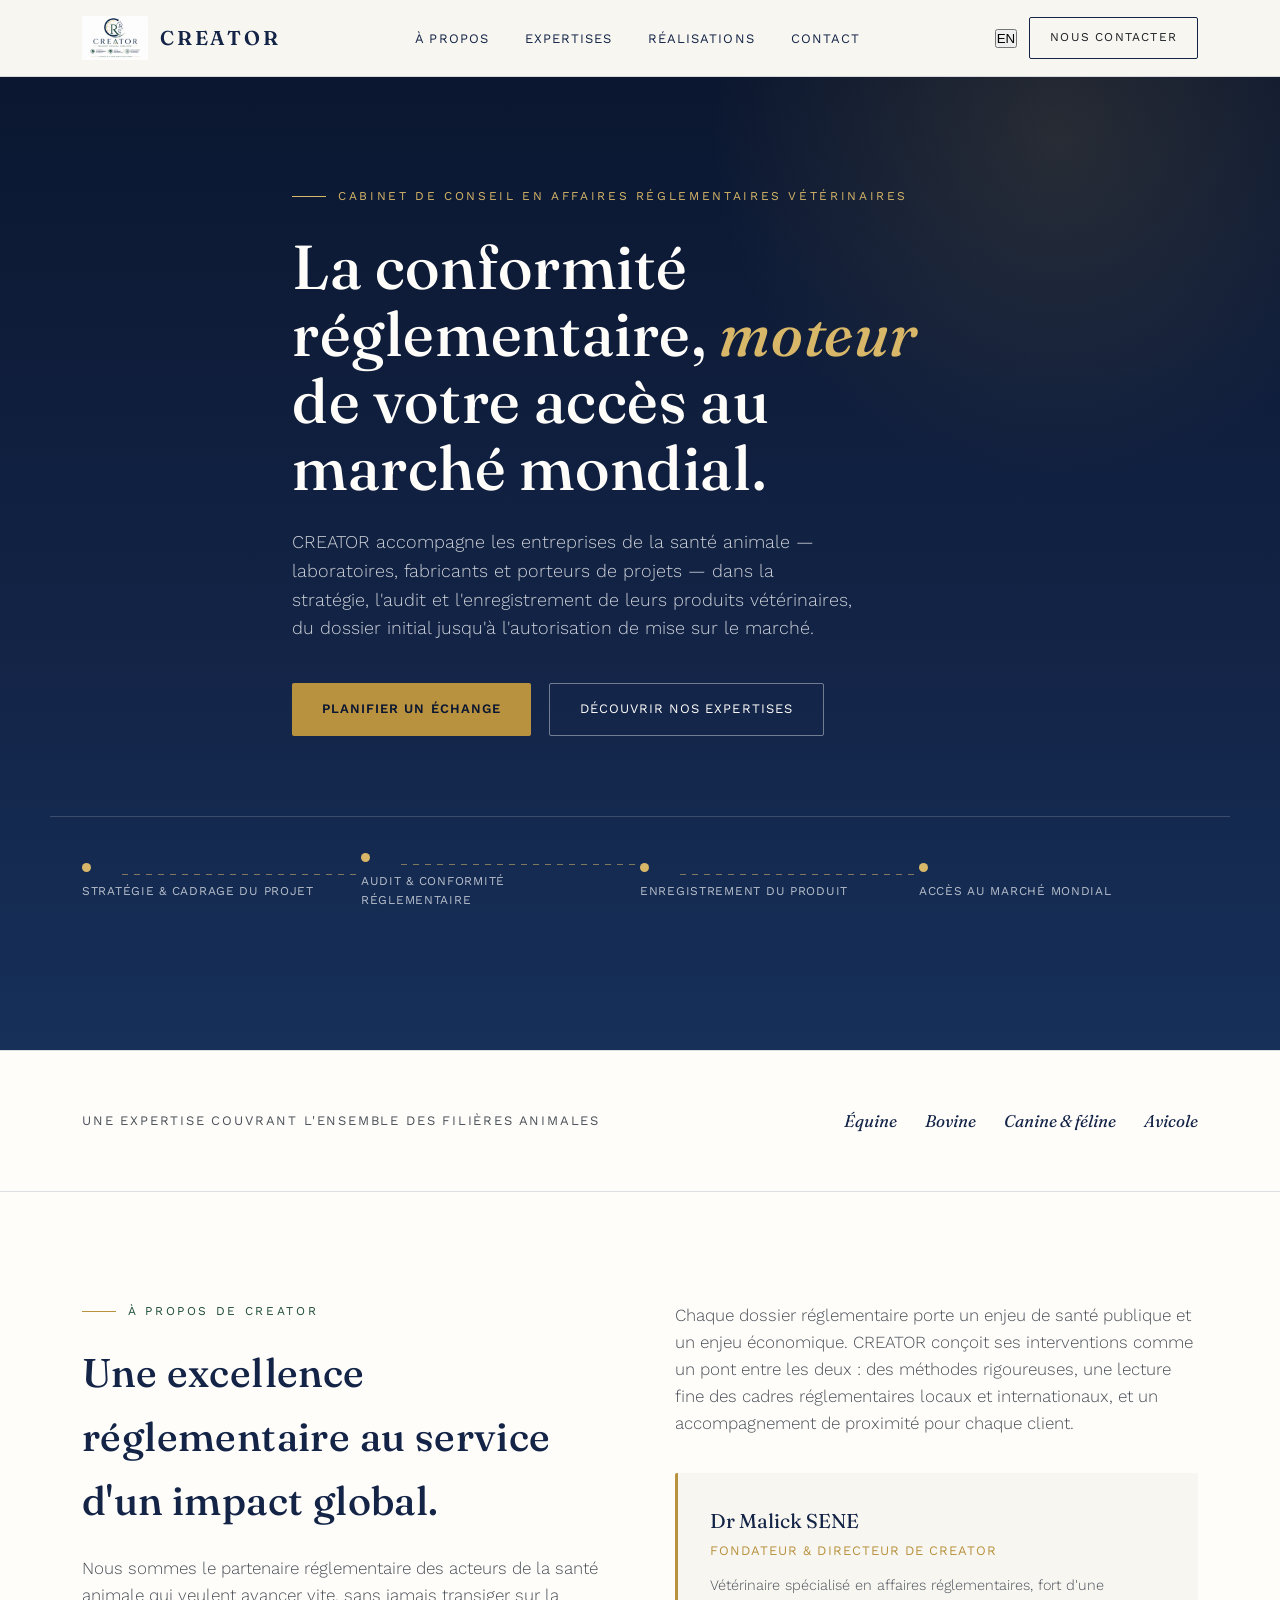
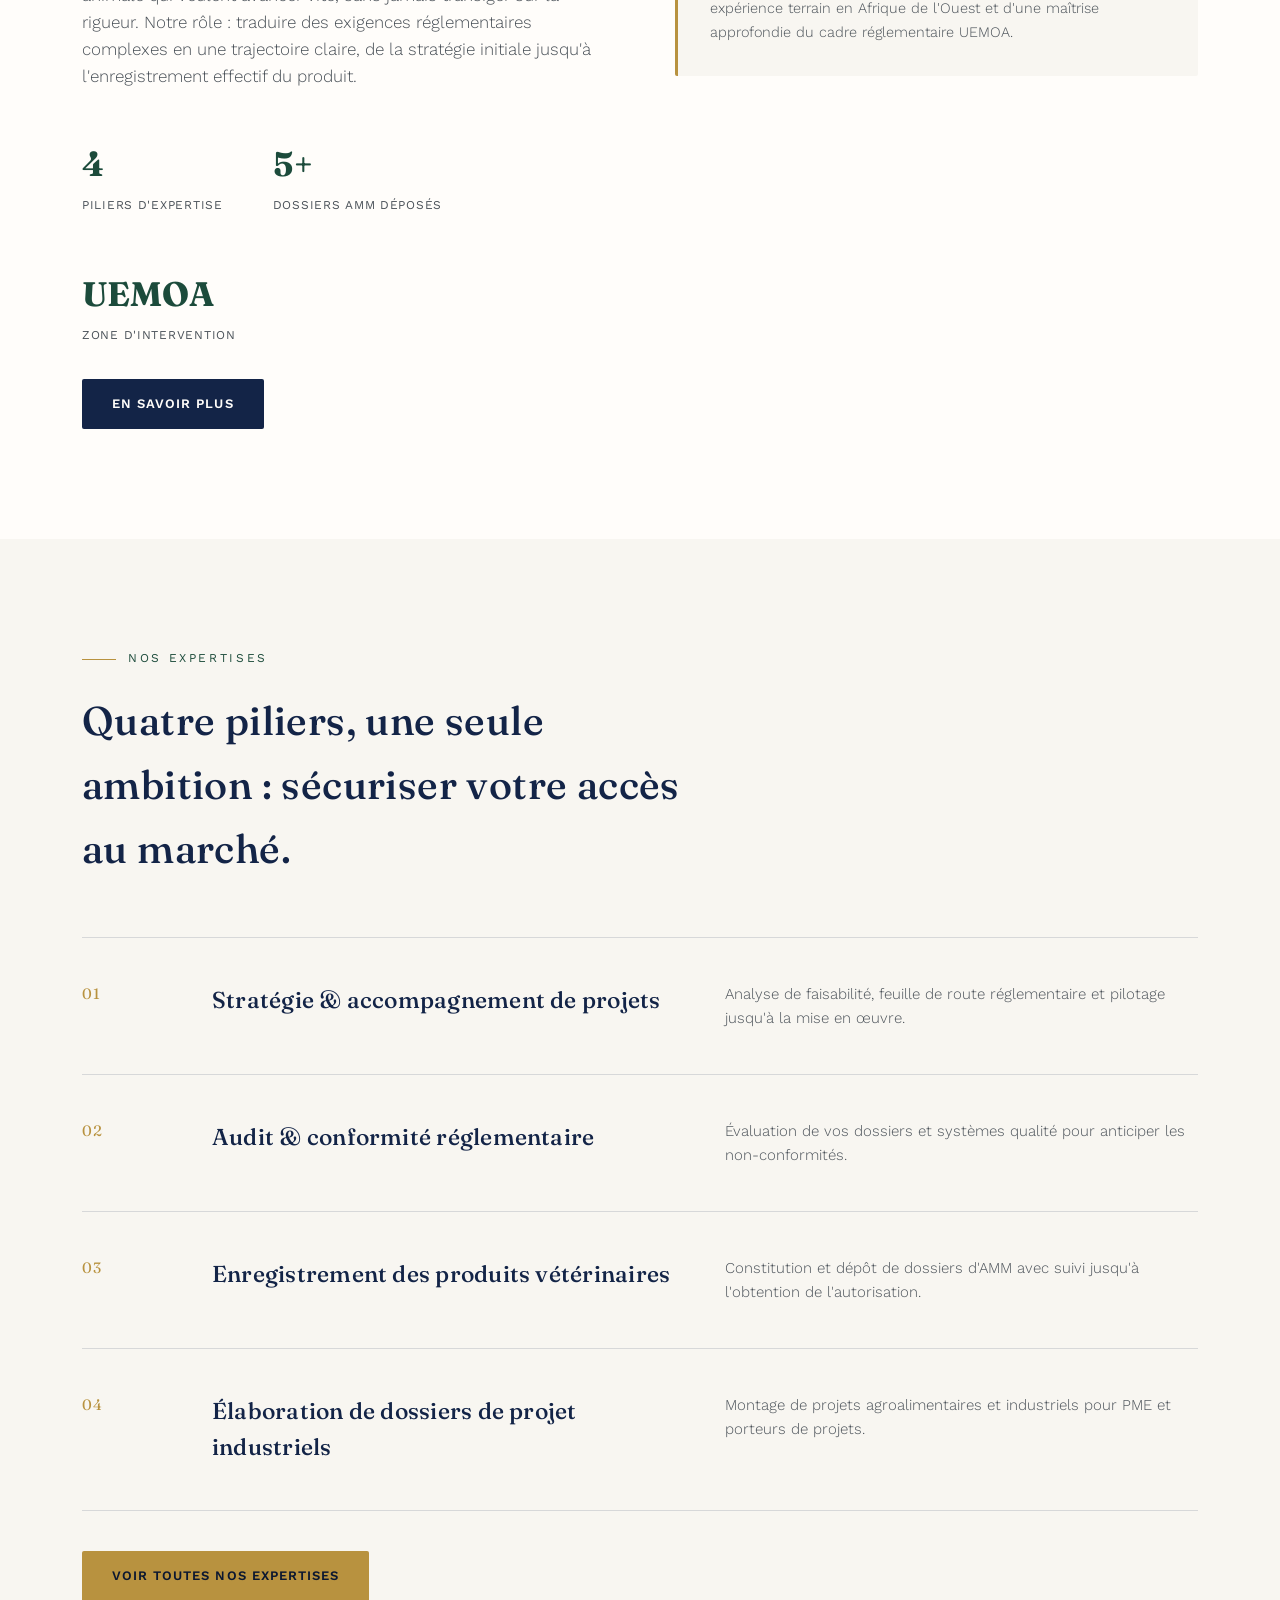
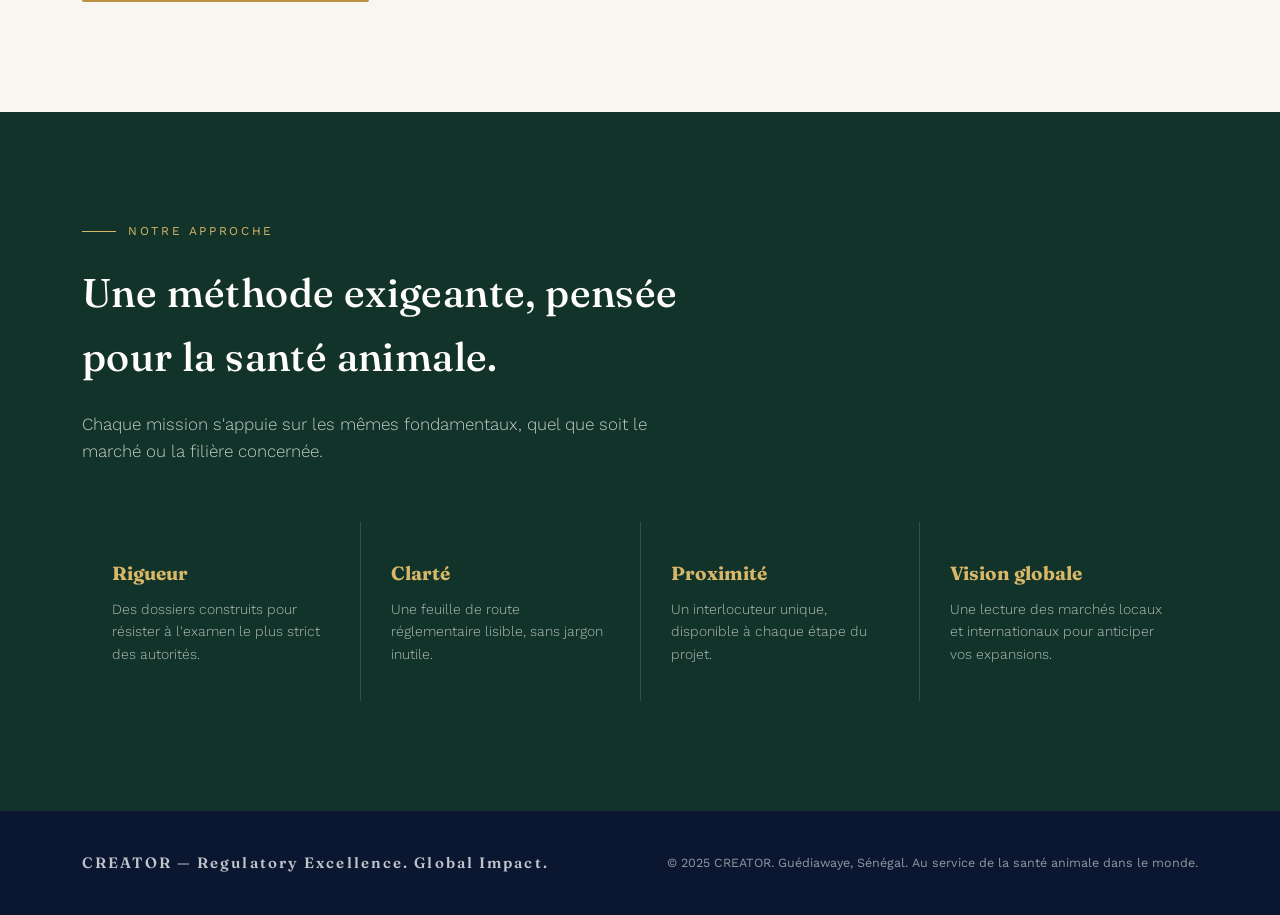
<file: index.html>
<!DOCTYPE html>
<html lang="fr">
<head>
<meta charset="UTF-8">
<meta name="viewport" content="width=device-width, initial-scale=1.0">
<title>CREATOR — Regulatory Excellence. Global Impact.</title>
<meta name="description" content="Cabinet de conseil en affaires réglementaires vétérinaires. Stratégie, audit et enregistrement de produits vétérinaires en Afrique de l'Ouest et à l'international.">
<link rel="stylesheet" href="style.css">
</head>
<body>
<header>
  <div class="nav-inner">
    <a href="index.html" class="brand"><img src="logo.jpeg" alt="Logo CREATOR"><span class="brand-name">CREATOR</span></a>
    <nav><ul>
      <li><a href="apropos.html" data-i18n="nav.about">À propos</a></li>
      <li><a href="expertises.html" data-i18n="nav.expertises">Expertises</a></li>
      <li><a href="realisations.html" data-i18n="nav.realisations">Réalisations</a></li>
      <li><a href="contact.html" data-i18n="nav.contact">Contact</a></li>
    </ul></nav>
    <div style="display:flex;align-items:center;gap:12px">
      <button class="lang-btn" onclick="i18n.toggle()">EN</button>
      <a href="contact.html" class="nav-cta" data-i18n="nav.cta">Nous contacter</a>
    </div>
    <button class="menu-toggle" onclick="document.getElementById('mobileNav').classList.toggle('open')">Menu</button>
  </div>
  <div class="mobile-nav" id="mobileNav">
    <a href="apropos.html" data-i18n="nav.about">À propos</a>
    <a href="expertises.html" data-i18n="nav.expertises">Expertises</a>
    <a href="realisations.html" data-i18n="nav.realisations">Réalisations</a>
    <a href="contact.html" data-i18n="nav.contact">Contact</a>
    <button class="lang-btn" onclick="i18n.toggle()" style="margin-top:12px;align-self:flex-start">EN</button>
  </div>
</header>

<section class="hero">
  <div class="wrap hero-inner">
    <div class="eyebrow" data-i18n="idx.eyebrow">Cabinet de conseil en affaires réglementaires vétérinaires</div>
    <h1 data-i18n="idx.h1">La conformité réglementaire, <em>moteur</em> de votre accès au marché mondial.</h1>
    <p data-i18n="idx.p">CREATOR accompagne les entreprises de la santé animale — laboratoires, fabricants et porteurs de projets — dans la stratégie, l'audit et l'enregistrement de leurs produits vétérinaires, du dossier initial jusqu'à l'autorisation de mise sur le marché.</p>
    <div class="btn-row">
      <a href="contact.html" class="btn btn-primary" data-i18n="idx.btn1">Planifier un échange</a>
      <a href="expertises.html" class="btn btn-ghost" data-i18n="idx.btn2">Découvrir nos expertises</a>
    </div>
  </div>
  <div class="wrap hero-path">
    <div class="step"><span class="dot"></span><span data-i18n="idx.step1">Stratégie & cadrage du projet</span></div>
    <div class="step"><span class="dot"></span><span data-i18n="idx.step2">Audit & conformité réglementaire</span></div>
    <div class="step"><span class="dot"></span><span data-i18n="idx.step3">Enregistrement du produit</span></div>
    <div class="step"><span class="dot"></span><span data-i18n="idx.step4">Accès au marché mondial</span></div>
  </div>
</section>

<section class="species-strip">
  <div class="wrap">
    <p data-i18n="idx.strip.p">Une expertise couvrant l'ensemble des filières animales</p>
    <div class="species-tags">
      <span data-i18n="idx.sp1">Équine</span><span data-i18n="idx.sp2">Bovine</span>
      <span data-i18n="idx.sp3">Canine & féline</span><span data-i18n="idx.sp4">Avicole</span>
    </div>
  </div>
</section>

<section class="section about">
  <div class="wrap about-grid">
    <div>
      <div class="kicker" data-i18n="idx.kicker1">À propos de CREATOR</div>
      <h2 data-i18n="idx.h2.1">Une excellence réglementaire au service d'un impact global.</h2>
      <p class="lead" data-i18n="idx.lead1">Nous sommes le partenaire réglementaire des acteurs de la santé animale qui veulent avancer vite, sans jamais transiger sur la rigueur. Notre rôle : traduire des exigences réglementaires complexes en une trajectoire claire, de la stratégie initiale jusqu'à l'enregistrement effectif du produit.</p>
      <div class="stat-row">
        <div class="stat"><b data-i18n="idx.stat1.b">4</b><span data-i18n="idx.stat1.s">Piliers d'expertise</span></div>
        <div class="stat"><b data-i18n="idx.stat2.b">5+</b><span data-i18n="idx.stat2.s">Dossiers AMM déposés</span></div>
        <div class="stat"><b data-i18n="idx.stat3.b">UEMOA</b><span data-i18n="idx.stat3.s">Zone d'intervention</span></div>
      </div>
      <div style="margin-top:32px"><a href="apropos.html" class="btn btn-primary" style="background:var(--navy);color:var(--paper)" data-i18n="idx.btn3">En savoir plus</a></div>
    </div>
    <div>
      <p class="lead" data-i18n="idx.lead2">Chaque dossier réglementaire porte un enjeu de santé publique et un enjeu économique. CREATOR conçoit ses interventions comme un pont entre les deux : des méthodes rigoureuses, une lecture fine des cadres réglementaires locaux et internationaux, et un accompagnement de proximité pour chaque client.</p>
      <div class="founder-card" style="margin-top:36px">
        <div class="name">Dr Malick SENE</div>
        <div class="title" data-i18n="idx.founder.title">Fondateur & Directeur de CREATOR</div>
        <p data-i18n="idx.founder.p">Vétérinaire spécialisé en affaires réglementaires, fort d'une expérience terrain en Afrique de l'Ouest et d'une maîtrise approfondie du cadre réglementaire UEMOA.</p>
      </div>
    </div>
  </div>
</section>

<section class="section services" style="background:var(--cream)">
  <div class="wrap">
    <div class="kicker" data-i18n="idx.kicker2">Nos expertises</div>
    <h2 data-i18n="idx.h2.2">Quatre piliers, une seule ambition : sécuriser votre accès au marché.</h2>
    <div class="service-list">
      <div class="service-item"><div class="service-mark">01</div><div><h3 data-i18n="idx.s1.h3">Stratégie & accompagnement de projets</h3></div><p style="color:var(--ink-soft);font-size:15px;font-weight:300" data-i18n="idx.s1.p">Analyse de faisabilité, feuille de route réglementaire et pilotage jusqu'à la mise en œuvre.</p></div>
      <div class="service-item"><div class="service-mark">02</div><div><h3 data-i18n="idx.s2.h3">Audit & conformité réglementaire</h3></div><p style="color:var(--ink-soft);font-size:15px;font-weight:300" data-i18n="idx.s2.p">Évaluation de vos dossiers et systèmes qualité pour anticiper les non-conformités.</p></div>
      <div class="service-item"><div class="service-mark">03</div><div><h3 data-i18n="idx.s3.h3">Enregistrement des produits vétérinaires</h3></div><p style="color:var(--ink-soft);font-size:15px;font-weight:300" data-i18n="idx.s3.p">Constitution et dépôt de dossiers d'AMM avec suivi jusqu'à l'obtention de l'autorisation.</p></div>
      <div class="service-item"><div class="service-mark">04</div><div><h3 data-i18n="idx.s4.h3">Élaboration de dossiers de projet industriels</h3></div><p style="color:var(--ink-soft);font-size:15px;font-weight:300" data-i18n="idx.s4.p">Montage de projets agroalimentaires et industriels pour PME et porteurs de projets.</p></div>
    </div>
    <div style="margin-top:40px"><a href="expertises.html" class="btn btn-primary" data-i18n="idx.btn4">Voir toutes nos expertises</a></div>
  </div>
</section>

<section class="section approach">
  <div class="wrap">
    <div class="kicker" data-i18n="idx.kicker3">Notre approche</div>
    <h2 data-i18n="idx.h2.3">Une méthode exigeante, pensée pour la santé animale.</h2>
    <p class="lead" data-i18n="idx.lead3">Chaque mission s'appuie sur les mêmes fondamentaux, quel que soit le marché ou la filière concernée.</p>
    <div class="value-grid">
      <div class="value-cell"><b data-i18n="idx.v1.b">Rigueur</b><p data-i18n="idx.v1.p">Des dossiers construits pour résister à l'examen le plus strict des autorités.</p></div>
      <div class="value-cell"><b data-i18n="idx.v2.b">Clarté</b><p data-i18n="idx.v2.p">Une feuille de route réglementaire lisible, sans jargon inutile.</p></div>
      <div class="value-cell"><b data-i18n="idx.v3.b">Proximité</b><p data-i18n="idx.v3.p">Un interlocuteur unique, disponible à chaque étape du projet.</p></div>
      <div class="value-cell"><b data-i18n="idx.v4.b">Vision globale</b><p data-i18n="idx.v4.p">Une lecture des marchés locaux et internationaux pour anticiper vos expansions.</p></div>
    </div>
  </div>
</section>

<footer><div class="wrap footer-inner">
  <span class="brand-name">CREATOR — Regulatory Excellence. Global Impact.</span>
  <p data-i18n="footer.copy">© 2025 CREATOR. Guédiawaye, Sénégal. Au service de la santé animale dans le monde.</p>
</div></footer>
<script src="i18n.js"></script>
</body>
</html>
</file>
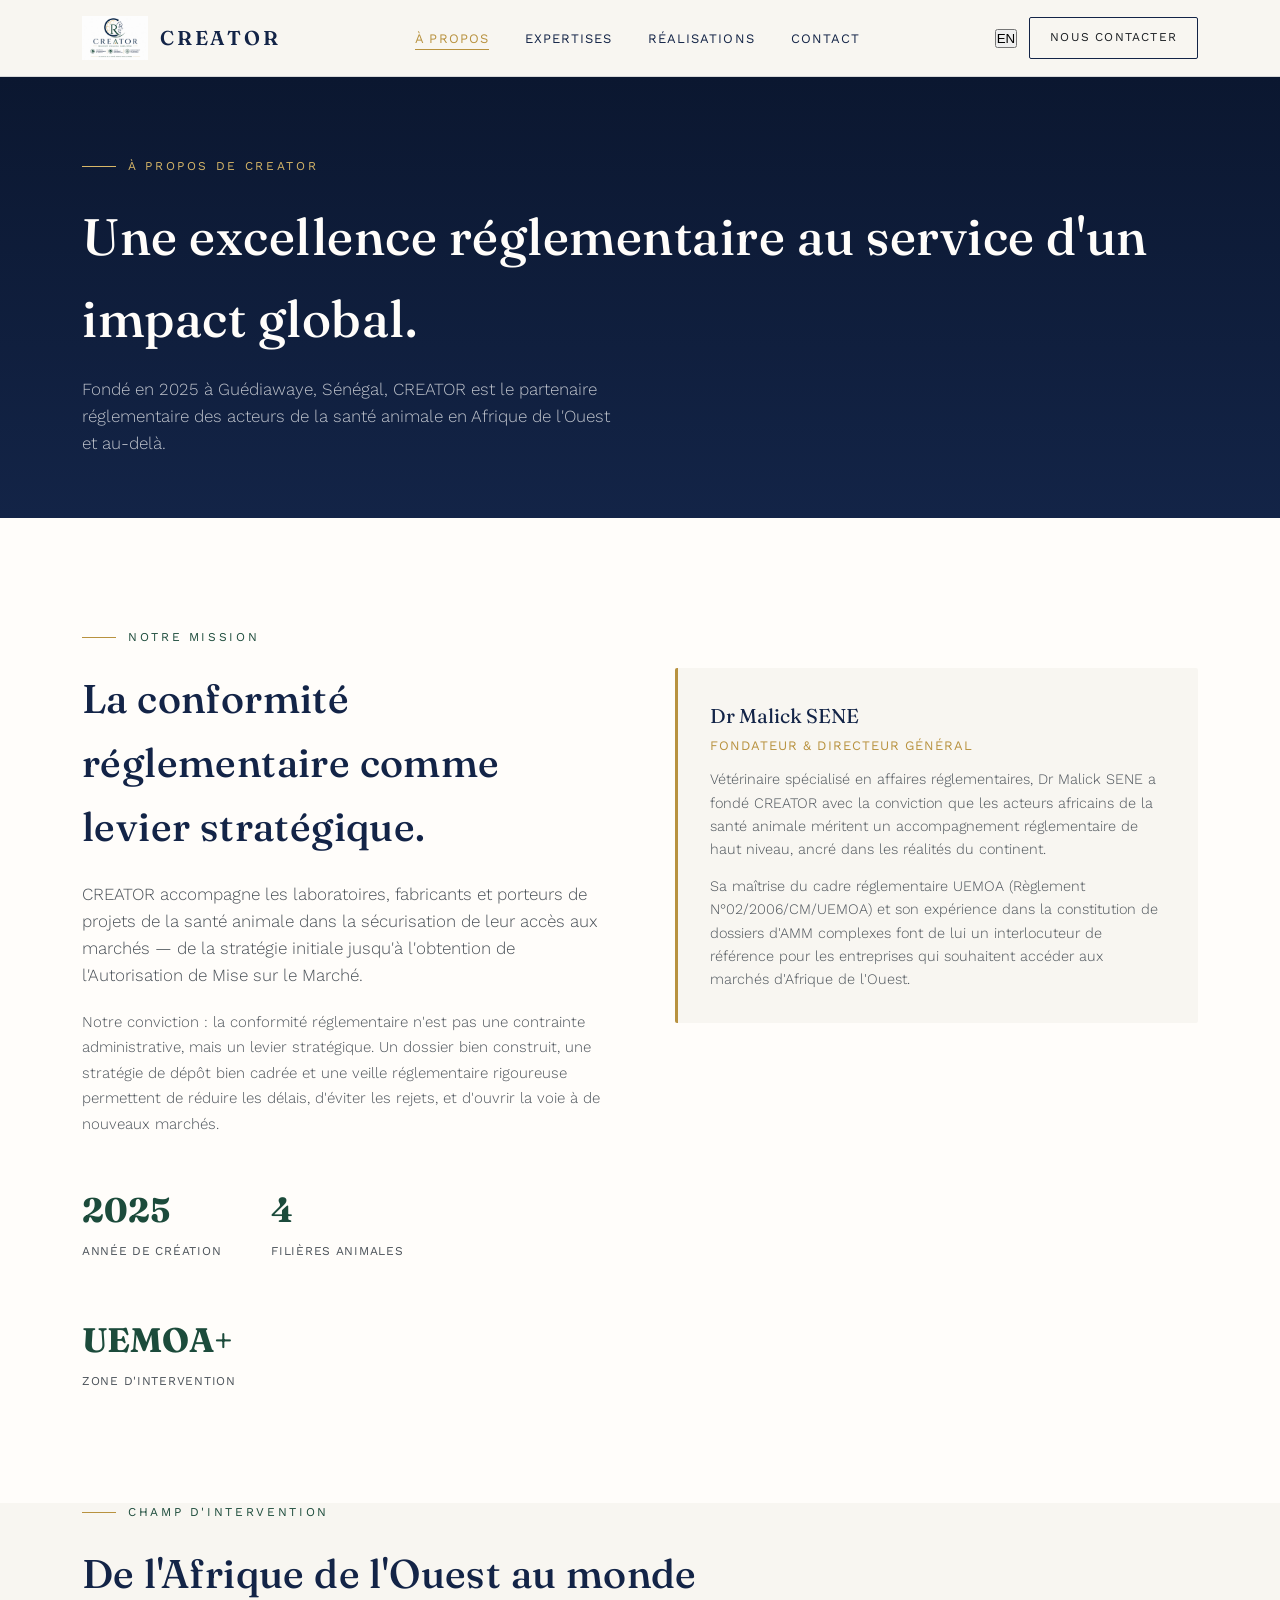
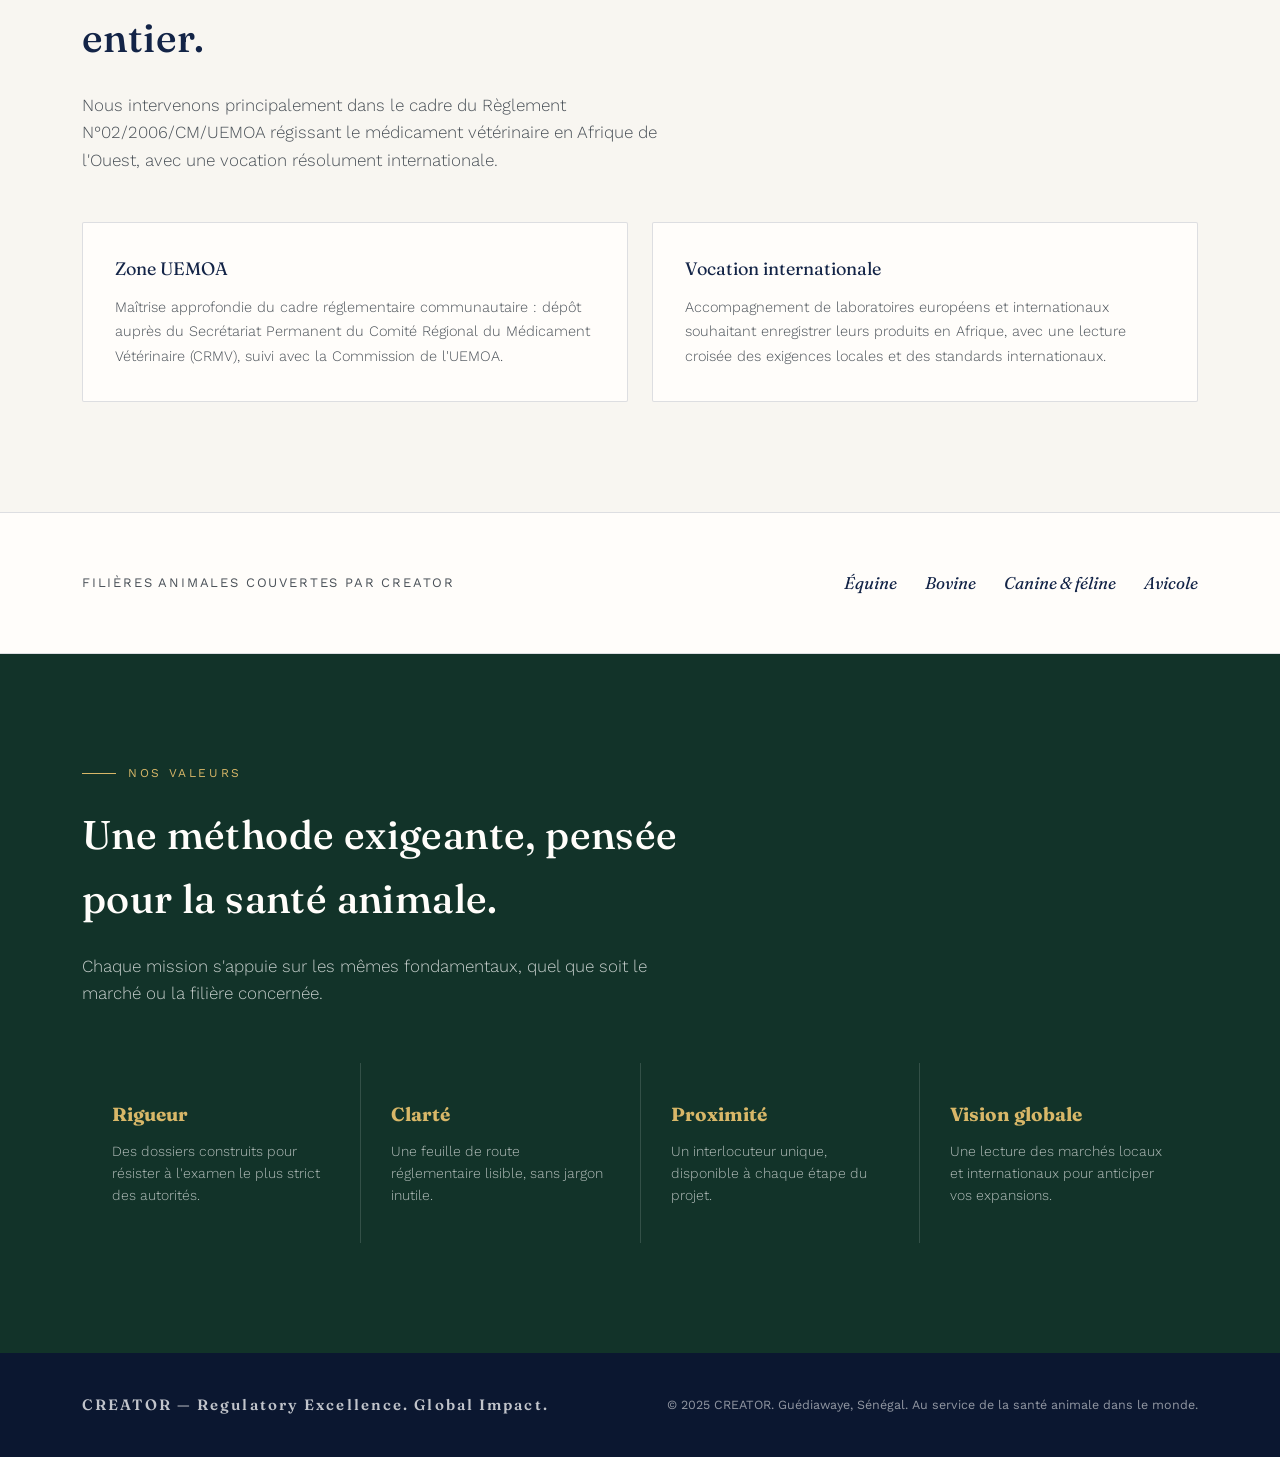
<file: apropos.html>
<!DOCTYPE html>
<html lang="fr">
<head>
<meta charset="UTF-8">
<meta name="viewport" content="width=device-width, initial-scale=1.0">
<title>À propos — CREATOR</title>
<meta name="description" content="CREATOR, cabinet de conseil en affaires réglementaires vétérinaires fondé par Dr Malick SENE. Basé à Guédiawaye, Sénégal.">
<link rel="stylesheet" href="style.css">
</head>
<body>
<header>
  <div class="nav-inner">
    <a href="index.html" class="brand"><img src="logo.jpeg" alt="Logo CREATOR"><span class="brand-name">CREATOR</span></a>
    <nav><ul>
      <li><a href="apropos.html" class="active" data-i18n="nav.about">À propos</a></li>
      <li><a href="expertises.html" data-i18n="nav.expertises">Expertises</a></li>
      <li><a href="realisations.html" data-i18n="nav.realisations">Réalisations</a></li>
      <li><a href="contact.html" data-i18n="nav.contact">Contact</a></li>
    </ul></nav>
    <div style="display:flex;align-items:center;gap:12px">
      <button class="lang-btn" onclick="i18n.toggle()">EN</button>
      <a href="contact.html" class="nav-cta" data-i18n="nav.cta">Nous contacter</a>
    </div>
    <button class="menu-toggle" onclick="document.getElementById('mobileNav').classList.toggle('open')">Menu</button>
  </div>
  <div class="mobile-nav" id="mobileNav">
    <a href="apropos.html" data-i18n="nav.about">À propos</a>
    <a href="expertises.html" data-i18n="nav.expertises">Expertises</a>
    <a href="realisations.html" data-i18n="nav.realisations">Réalisations</a>
    <a href="contact.html" data-i18n="nav.contact">Contact</a>
    <button class="lang-btn" onclick="i18n.toggle()" style="margin-top:12px;align-self:flex-start">EN</button>
  </div>
</header>

<section class="page-hero">
  <div class="wrap">
    <div class="kicker" data-i18n="ap.kicker.hero">À propos de CREATOR</div>
    <h1 data-i18n="ap.h1">Une excellence réglementaire au service d'un impact global.</h1>
    <p data-i18n="ap.hero.p">Fondé en 2025 à Guédiawaye, Sénégal, CREATOR est le partenaire réglementaire des acteurs de la santé animale en Afrique de l'Ouest et au-delà.</p>
  </div>
</section>

<section class="section about">
  <div class="wrap about-grid">
    <div>
      <div class="kicker" data-i18n="ap.kicker1">Notre mission</div>
      <h2 data-i18n="ap.h2.1">La conformité réglementaire comme levier stratégique.</h2>
      <p class="lead" data-i18n="ap.lead1">CREATOR accompagne les laboratoires, fabricants et porteurs de projets de la santé animale dans la sécurisation de leur accès aux marchés — de la stratégie initiale jusqu'à l'obtention de l'Autorisation de Mise sur le Marché.</p>
      <p style="margin-top:20px; color:var(--ink-soft); font-size:15px; font-weight:300; line-height:1.7" data-i18n="ap.p1">Notre conviction : la conformité réglementaire n'est pas une contrainte administrative, mais un levier stratégique. Un dossier bien construit, une stratégie de dépôt bien cadrée et une veille réglementaire rigoureuse permettent de réduire les délais, d'éviter les rejets, et d'ouvrir la voie à de nouveaux marchés.</p>
      <div class="stat-row">
        <div class="stat"><b data-i18n="ap.stat1.b">2025</b><span data-i18n="ap.stat1.s">Année de création</span></div>
        <div class="stat"><b data-i18n="ap.stat2.b">4</b><span data-i18n="ap.stat2.s">Filières animales</span></div>
        <div class="stat"><b data-i18n="ap.stat3.b">UEMOA+</b><span data-i18n="ap.stat3.s">Zone d'intervention</span></div>
      </div>
    </div>
    <div>
      <div class="founder-card">
        <div class="name">Dr Malick SENE</div>
        <div class="title" data-i18n="ap.founder.title">Fondateur & Directeur Général</div>
        <p data-i18n="ap.founder.p1">Vétérinaire spécialisé en affaires réglementaires, Dr Malick SENE a fondé CREATOR avec la conviction que les acteurs africains de la santé animale méritent un accompagnement réglementaire de haut niveau, ancré dans les réalités du continent.</p>
        <p style="margin-top:14px" data-i18n="ap.founder.p2">Sa maîtrise du cadre réglementaire UEMOA (Règlement N°02/2006/CM/UEMOA) et son expérience dans la constitution de dossiers d'AMM complexes font de lui un interlocuteur de référence pour les entreprises qui souhaitent accéder aux marchés d'Afrique de l'Ouest.</p>
      </div>
    </div>
  </div>
</section>

<section class="section" style="background:var(--cream); padding-top:0">
  <div class="wrap">
    <div class="kicker" data-i18n="ap.kicker2">Champ d'intervention</div>
    <h2 data-i18n="ap.h2.2">De l'Afrique de l'Ouest au monde entier.</h2>
    <p class="lead" data-i18n="ap.lead2">Nous intervenons principalement dans le cadre du Règlement N°02/2006/CM/UEMOA régissant le médicament vétérinaire en Afrique de l'Ouest, avec une vocation résolument internationale.</p>
    <div style="display:grid; grid-template-columns:repeat(2,1fr); gap:24px; margin-top:48px">
      <div style="padding:32px; background:var(--paper); border:1px solid var(--line); border-radius:2px">
        <div style="font-family:'Fraunces',serif; font-size:18px; color:var(--navy); margin-bottom:12px" data-i18n="ap.zone1.title">Zone UEMOA</div>
        <p style="font-size:14.5px; color:var(--ink-soft); font-weight:300; line-height:1.7" data-i18n="ap.zone1.p">Maîtrise approfondie du cadre réglementaire communautaire : dépôt auprès du Secrétariat Permanent du Comité Régional du Médicament Vétérinaire (CRMV), suivi avec la Commission de l'UEMOA.</p>
      </div>
      <div style="padding:32px; background:var(--paper); border:1px solid var(--line); border-radius:2px">
        <div style="font-family:'Fraunces',serif; font-size:18px; color:var(--navy); margin-bottom:12px" data-i18n="ap.zone2.title">Vocation internationale</div>
        <p style="font-size:14.5px; color:var(--ink-soft); font-weight:300; line-height:1.7" data-i18n="ap.zone2.p">Accompagnement de laboratoires européens et internationaux souhaitant enregistrer leurs produits en Afrique, avec une lecture croisée des exigences locales et des standards internationaux.</p>
      </div>
    </div>
  </div>
</section>

<section class="species-strip" style="margin-top:0">
  <div class="wrap">
    <p data-i18n="ap.strip.p">Filières animales couvertes par CREATOR</p>
    <div class="species-tags">
      <span data-i18n="idx.sp1">Équine</span><span data-i18n="idx.sp2">Bovine</span>
      <span data-i18n="idx.sp3">Canine & féline</span><span data-i18n="idx.sp4">Avicole</span>
    </div>
  </div>
</section>

<section class="section approach">
  <div class="wrap">
    <div class="kicker" data-i18n="ap.kicker3">Nos valeurs</div>
    <h2 data-i18n="ap.h2.3">Une méthode exigeante, pensée pour la santé animale.</h2>
    <p class="lead" data-i18n="ap.lead3">Chaque mission s'appuie sur les mêmes fondamentaux, quel que soit le marché ou la filière concernée.</p>
    <div class="value-grid">
      <div class="value-cell"><b data-i18n="idx.v1.b">Rigueur</b><p data-i18n="idx.v1.p">Des dossiers construits pour résister à l'examen le plus strict des autorités.</p></div>
      <div class="value-cell"><b data-i18n="idx.v2.b">Clarté</b><p data-i18n="idx.v2.p">Une feuille de route réglementaire lisible, sans jargon inutile.</p></div>
      <div class="value-cell"><b data-i18n="idx.v3.b">Proximité</b><p data-i18n="idx.v3.p">Un interlocuteur unique, disponible à chaque étape du projet.</p></div>
      <div class="value-cell"><b data-i18n="idx.v4.b">Vision globale</b><p data-i18n="idx.v4.p">Une lecture des marchés locaux et internationaux pour anticiper vos expansions.</p></div>
    </div>
  </div>
</section>

<footer><div class="wrap footer-inner">
  <span class="brand-name">CREATOR — Regulatory Excellence. Global Impact.</span>
  <p data-i18n="footer.copy">© 2025 CREATOR. Guédiawaye, Sénégal. Au service de la santé animale dans le monde.</p>
</div></footer>
<script src="i18n.js"></script>
</body>
</html>
</file>
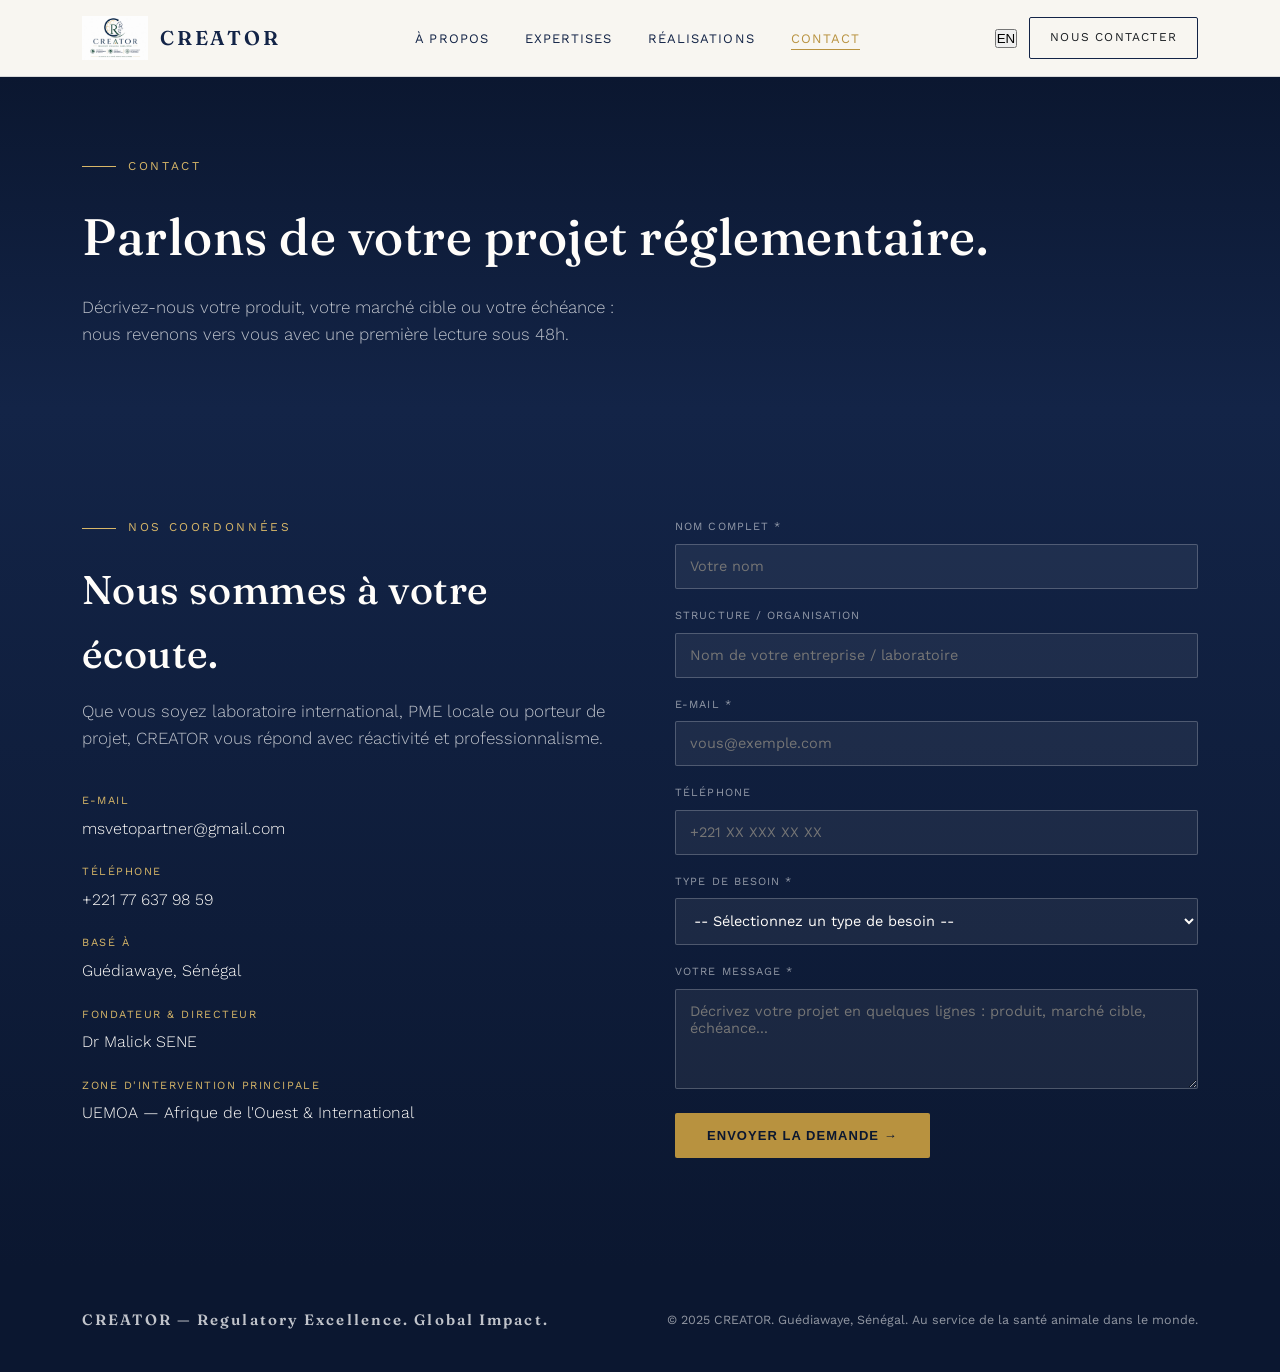
<file: contact.html>
<!DOCTYPE html>
<html lang="fr">
<head>
<meta charset="UTF-8">
<meta name="viewport" content="width=device-width, initial-scale=1.0">
<title>Contact — CREATOR</title>
<meta name="description" content="Contactez CREATOR. Email : msvetopartner@gmail.com — Tél : +221 77 637 98 59 — Guédiawaye, Sénégal.">
<link rel="stylesheet" href="style.css">
</head>
<body>
<header>
  <div class="nav-inner">
    <a href="index.html" class="brand"><img src="logo.jpeg" alt="Logo CREATOR"><span class="brand-name">CREATOR</span></a>
    <nav><ul>
      <li><a href="apropos.html" data-i18n="nav.about">À propos</a></li>
      <li><a href="expertises.html" data-i18n="nav.expertises">Expertises</a></li>
      <li><a href="realisations.html" data-i18n="nav.realisations">Réalisations</a></li>
      <li><a href="contact.html" class="active" data-i18n="nav.contact">Contact</a></li>
    </ul></nav>
    <div style="display:flex;align-items:center;gap:12px">
      <button class="lang-btn" onclick="i18n.toggle()">EN</button>
      <a href="contact.html" class="nav-cta" data-i18n="nav.cta">Nous contacter</a>
    </div>
    <button class="menu-toggle" onclick="document.getElementById('mobileNav').classList.toggle('open')">Menu</button>
  </div>
  <div class="mobile-nav" id="mobileNav">
    <a href="apropos.html" data-i18n="nav.about">À propos</a>
    <a href="expertises.html" data-i18n="nav.expertises">Expertises</a>
    <a href="realisations.html" data-i18n="nav.realisations">Réalisations</a>
    <a href="contact.html" data-i18n="nav.contact">Contact</a>
    <button class="lang-btn" onclick="i18n.toggle()" style="margin-top:12px;align-self:flex-start">EN</button>
  </div>
</header>

<section class="page-hero">
  <div class="wrap">
    <div class="kicker" data-i18n="co.kicker.hero">Contact</div>
    <h1 data-i18n="co.h1">Parlons de votre projet réglementaire.</h1>
    <p data-i18n="co.hero.p">Décrivez-nous votre produit, votre marché cible ou votre échéance : nous revenons vers vous avec une première lecture sous 48h.</p>
  </div>
</section>

<section class="section contact" style="background:linear-gradient(180deg, var(--navy) 0%, var(--navy-deep) 100%);">
  <div class="wrap contact-grid">
    <div>
      <div class="kicker" style="color:var(--gold-light)" data-i18n="co.kicker1">Nos coordonnées</div>
      <h2 style="color:var(--paper); margin-bottom:12px" data-i18n="co.h2">Nous sommes à votre écoute.</h2>
      <p class="lead" style="color:rgba(255,255,255,0.72); margin-bottom:40px" data-i18n="co.lead">Que vous soyez laboratoire international, PME locale ou porteur de projet, CREATOR vous répond avec réactivité et professionnalisme.</p>
      <div class="contact-info">
        <div><span data-i18n="co.lbl.email">E-mail</span><a href="mailto:msvetopartner@gmail.com">msvetopartner@gmail.com</a></div>
        <div><span data-i18n="co.lbl.phone">Téléphone</span><a href="tel:+221776379859">+221 77 637 98 59</a></div>
        <div><span data-i18n="co.lbl.based">Basé à</span><p>Guédiawaye, Sénégal</p></div>
        <div><span data-i18n="co.lbl.founder">Fondateur & Directeur</span><p>Dr Malick SENE</p></div>
        <div><span data-i18n="co.lbl.zone">Zone d'intervention principale</span><p data-i18n="co.zone.val">UEMOA — Afrique de l'Ouest & International</p></div>
      </div>
    </div>
    <div>
      <div id="formSuccess" class="form-success" data-i18n="co.success">✓ Votre message a été envoyé avec succès. Nous vous répondrons sous 48h.</div>
      <form action="https://formspree.io/f/YOUR_FORM_ID" method="POST" id="contactForm">
        <input type="hidden" name="_subject" value="Nouvelle demande via le site CREATOR">
        <input type="hidden" name="_language" value="fr">
        <div class="field"><label data-i18n="co.form.name.lbl">Nom complet *</label><input id="name" name="name" type="text" data-i18n="co.form.name.ph" placeholder="Votre nom" required></div>
        <div class="field"><label data-i18n="co.form.org.lbl">Structure / Organisation</label><input id="org" name="organisation" type="text" data-i18n="co.form.org.ph" placeholder="Nom de votre entreprise / laboratoire"></div>
        <div class="field"><label data-i18n="co.form.email.lbl">E-mail *</label><input id="email" name="email" type="email" placeholder="vous@exemple.com" required></div>
        <div class="field"><label data-i18n="co.form.phone.lbl">Téléphone</label><input id="phone" name="telephone" type="tel" placeholder="+221 XX XXX XX XX"></div>
        <div class="field">
          <label data-i18n="co.form.topic.lbl">Type de besoin *</label>
          <select id="topic" name="type_de_besoin" required>
            <option value="" data-i18n="co.form.topic.ph">-- Sélectionnez un type de besoin --</option>
            <option data-i18n="co.form.opt1">Stratégie & accompagnement de projets</option>
            <option data-i18n="co.form.opt2">Audit & conformité réglementaire</option>
            <option data-i18n="co.form.opt3">Enregistrement de produits vétérinaires (AMM)</option>
            <option data-i18n="co.form.opt4">Élaboration de dossier de projet industriel</option>
            <option data-i18n="co.form.opt5">Autre demande</option>
          </select>
        </div>
        <div class="field"><label data-i18n="co.form.msg.lbl">Votre message *</label><textarea id="message" name="message" data-i18n="co.form.msg.ph" placeholder="Décrivez votre projet en quelques lignes : produit, marché cible, échéance..." required></textarea></div>
        <button type="submit" class="submit-btn" data-i18n="co.form.submit">Envoyer la demande →</button>
      </form>
    </div>
  </div>
</section>

<footer><div class="wrap footer-inner">
  <span class="brand-name">CREATOR — Regulatory Excellence. Global Impact.</span>
  <p data-i18n="footer.copy">© 2025 CREATOR. Guédiawaye, Sénégal. Au service de la santé animale dans le monde.</p>
</div></footer>

<script src="i18n.js"></script>
<script>
  const form = document.getElementById('contactForm');
  if (form) {
    form.addEventListener('submit', function(e) {
      const action = form.getAttribute('action');
      if (action.includes('YOUR_FORM_ID')) {
        e.preventDefault();
        alert('Le formulaire n\'est pas encore configuré. Veuillez envoyer votre demande directement à : msvetopartner@gmail.com');
        return;
      }
    });
    if (window.location.search.includes('success')) {
      document.getElementById('formSuccess').classList.add('show');
      form.style.display = 'none';
    }
  }
</script>
</body>
</html>
</file>
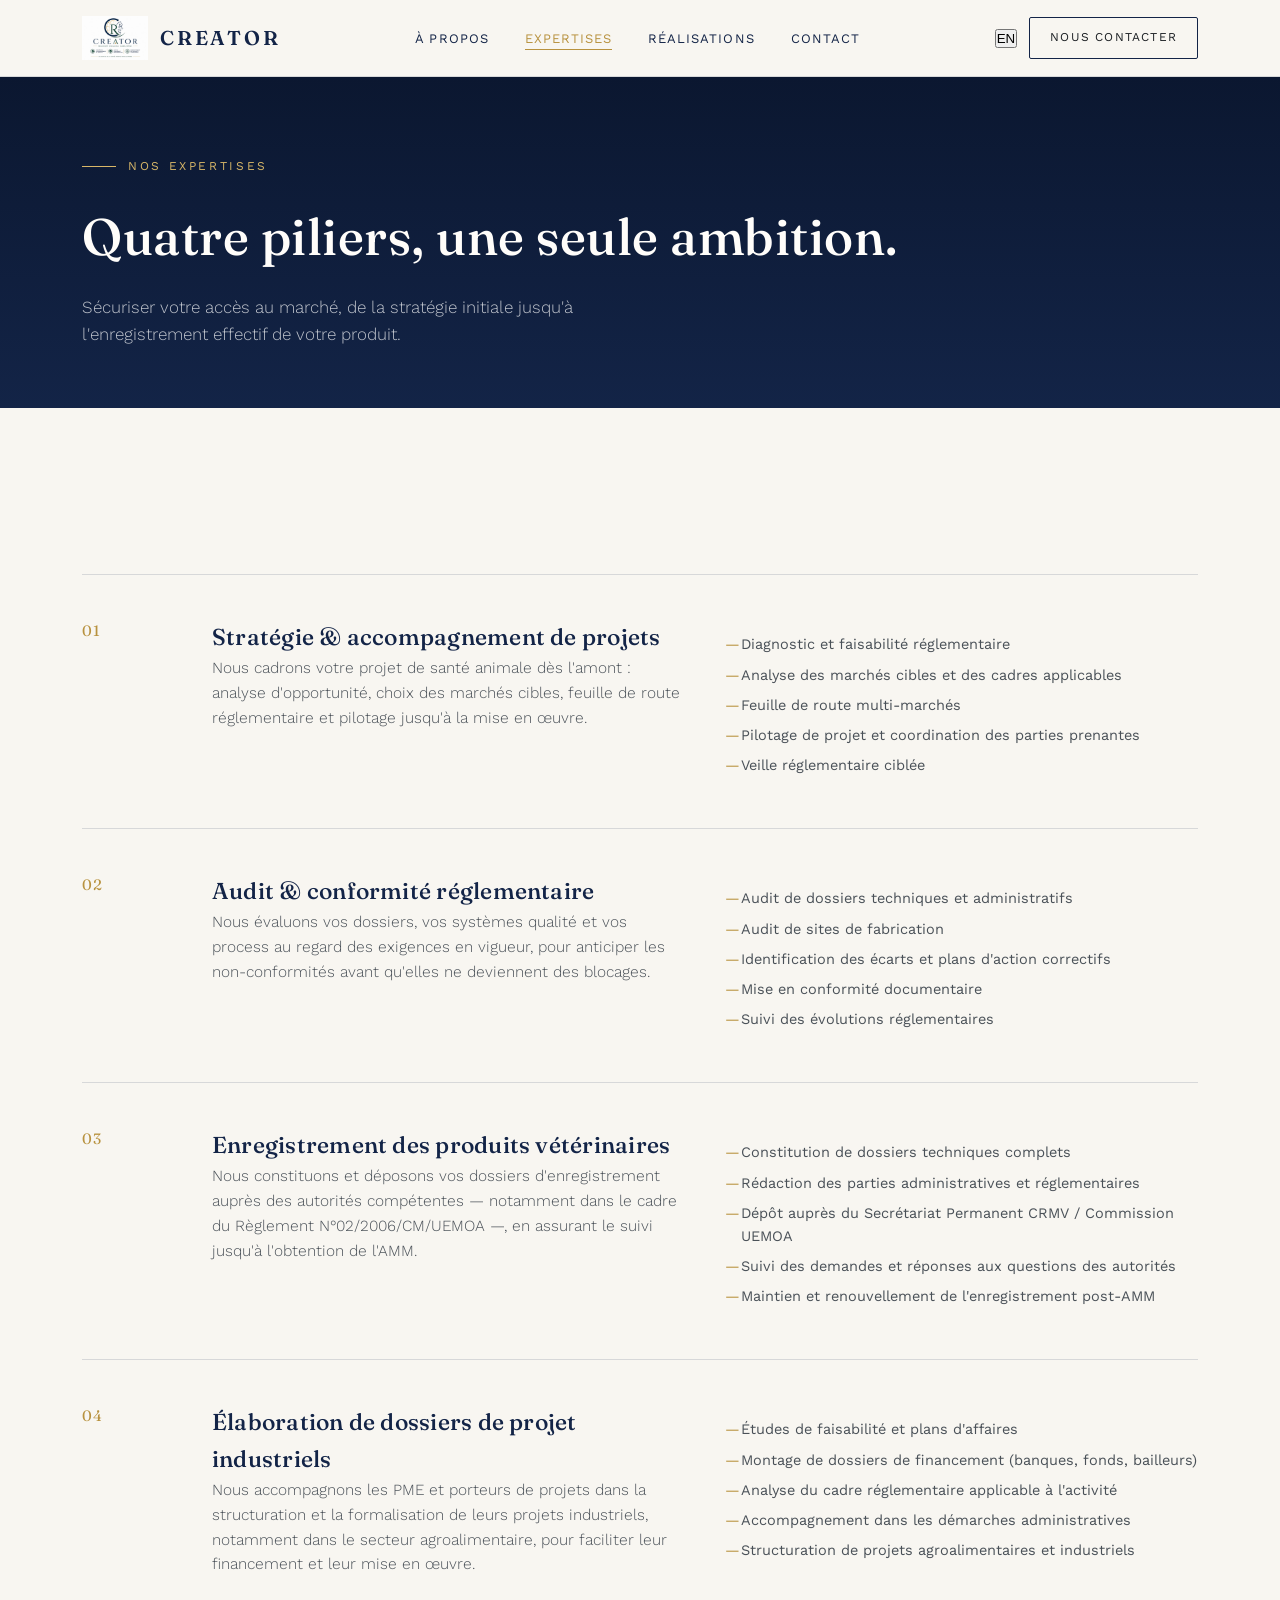
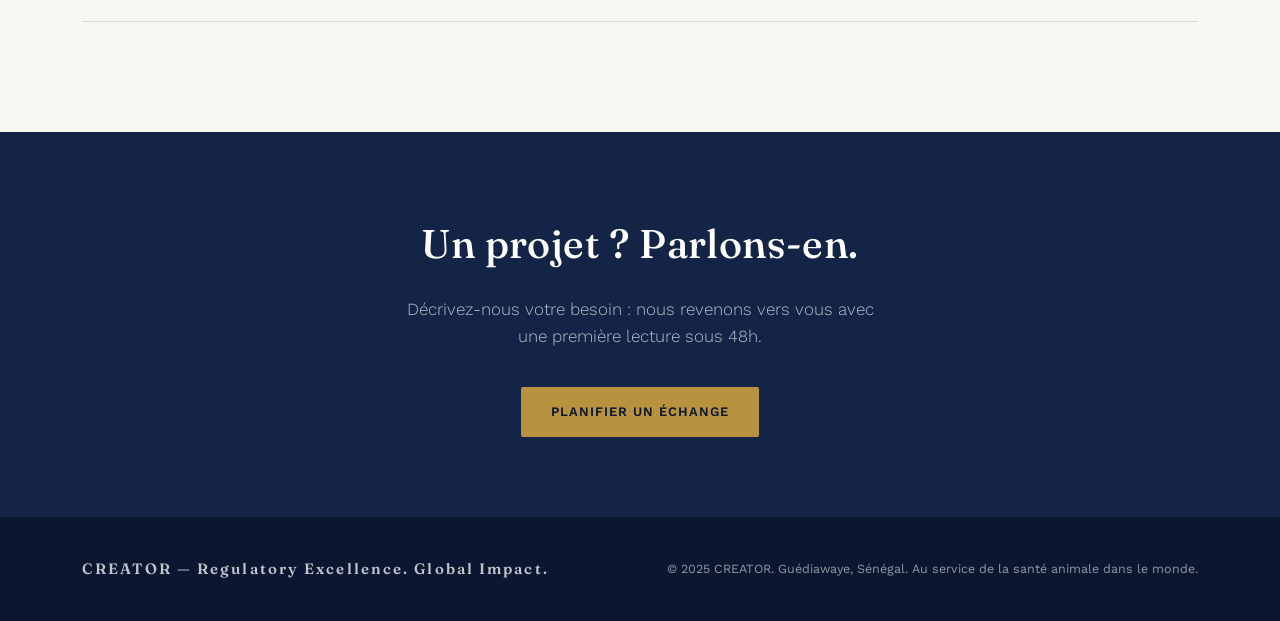
<file: expertises.html>
<!DOCTYPE html>
<html lang="fr">
<head>
<meta charset="UTF-8">
<meta name="viewport" content="width=device-width, initial-scale=1.0">
<title>Expertises — CREATOR</title>
<meta name="description" content="Les 4 piliers d'expertise de CREATOR : stratégie, audit, enregistrement AMM et dossiers de projet industriels.">
<link rel="stylesheet" href="style.css">
</head>
<body>
<header>
  <div class="nav-inner">
    <a href="index.html" class="brand"><img src="logo.jpeg" alt="Logo CREATOR"><span class="brand-name">CREATOR</span></a>
    <nav><ul>
      <li><a href="apropos.html" data-i18n="nav.about">À propos</a></li>
      <li><a href="expertises.html" class="active" data-i18n="nav.expertises">Expertises</a></li>
      <li><a href="realisations.html" data-i18n="nav.realisations">Réalisations</a></li>
      <li><a href="contact.html" data-i18n="nav.contact">Contact</a></li>
    </ul></nav>
    <div style="display:flex;align-items:center;gap:12px">
      <button class="lang-btn" onclick="i18n.toggle()">EN</button>
      <a href="contact.html" class="nav-cta" data-i18n="nav.cta">Nous contacter</a>
    </div>
    <button class="menu-toggle" onclick="document.getElementById('mobileNav').classList.toggle('open')">Menu</button>
  </div>
  <div class="mobile-nav" id="mobileNav">
    <a href="apropos.html" data-i18n="nav.about">À propos</a>
    <a href="expertises.html" data-i18n="nav.expertises">Expertises</a>
    <a href="realisations.html" data-i18n="nav.realisations">Réalisations</a>
    <a href="contact.html" data-i18n="nav.contact">Contact</a>
    <button class="lang-btn" onclick="i18n.toggle()" style="margin-top:12px;align-self:flex-start">EN</button>
  </div>
</header>

<section class="page-hero">
  <div class="wrap">
    <div class="kicker" data-i18n="ex.kicker.hero">Nos expertises</div>
    <h1 data-i18n="ex.h1">Quatre piliers, une seule ambition.</h1>
    <p data-i18n="ex.hero.p">Sécuriser votre accès au marché, de la stratégie initiale jusqu'à l'enregistrement effectif de votre produit.</p>
  </div>
</section>

<section class="section services" style="background:var(--cream)">
  <div class="wrap">
    <div class="service-list">
      <div class="service-item">
        <div class="service-mark">01</div>
        <div><h3 data-i18n="ex.s1.h3">Stratégie & accompagnement de projets</h3><p data-i18n="ex.s1.p">Nous cadrons votre projet de santé animale dès l'amont : analyse d'opportunité, choix des marchés cibles, feuille de route réglementaire et pilotage jusqu'à la mise en œuvre.</p></div>
        <ul>
          <li data-i18n="ex.s1.li1">Diagnostic et faisabilité réglementaire</li>
          <li data-i18n="ex.s1.li2">Analyse des marchés cibles et des cadres applicables</li>
          <li data-i18n="ex.s1.li3">Feuille de route multi-marchés</li>
          <li data-i18n="ex.s1.li4">Pilotage de projet et coordination des parties prenantes</li>
          <li data-i18n="ex.s1.li5">Veille réglementaire ciblée</li>
        </ul>
      </div>
      <div class="service-item">
        <div class="service-mark">02</div>
        <div><h3 data-i18n="ex.s2.h3">Audit & conformité réglementaire</h3><p data-i18n="ex.s2.p">Nous évaluons vos dossiers, vos systèmes qualité et vos process au regard des exigences en vigueur, pour anticiper les non-conformités avant qu'elles ne deviennent des blocages.</p></div>
        <ul>
          <li data-i18n="ex.s2.li1">Audit de dossiers techniques et administratifs</li>
          <li data-i18n="ex.s2.li2">Audit de sites de fabrication</li>
          <li data-i18n="ex.s2.li3">Identification des écarts et plans d'action correctifs</li>
          <li data-i18n="ex.s2.li4">Mise en conformité documentaire</li>
          <li data-i18n="ex.s2.li5">Suivi des évolutions réglementaires</li>
        </ul>
      </div>
      <div class="service-item">
        <div class="service-mark">03</div>
        <div><h3 data-i18n="ex.s3.h3">Enregistrement des produits vétérinaires</h3><p data-i18n="ex.s3.p">Nous constituons et déposons vos dossiers d'enregistrement auprès des autorités compétentes — notamment dans le cadre du Règlement N°02/2006/CM/UEMOA —, en assurant le suivi jusqu'à l'obtention de l'AMM.</p></div>
        <ul>
          <li data-i18n="ex.s3.li1">Constitution de dossiers techniques complets</li>
          <li data-i18n="ex.s3.li2">Rédaction des parties administratives et réglementaires</li>
          <li data-i18n="ex.s3.li3">Dépôt auprès du Secrétariat Permanent CRMV / Commission UEMOA</li>
          <li data-i18n="ex.s3.li4">Suivi des demandes et réponses aux questions des autorités</li>
          <li data-i18n="ex.s3.li5">Maintien et renouvellement de l'enregistrement post-AMM</li>
        </ul>
      </div>
      <div class="service-item">
        <div class="service-mark">04</div>
        <div><h3 data-i18n="ex.s4.h3">Élaboration de dossiers de projet industriels</h3><p data-i18n="ex.s4.p">Nous accompagnons les PME et porteurs de projets dans la structuration et la formalisation de leurs projets industriels, notamment dans le secteur agroalimentaire, pour faciliter leur financement et leur mise en œuvre.</p></div>
        <ul>
          <li data-i18n="ex.s4.li1">Études de faisabilité et plans d'affaires</li>
          <li data-i18n="ex.s4.li2">Montage de dossiers de financement (banques, fonds, bailleurs)</li>
          <li data-i18n="ex.s4.li3">Analyse du cadre réglementaire applicable à l'activité</li>
          <li data-i18n="ex.s4.li4">Accompagnement dans les démarches administratives</li>
          <li data-i18n="ex.s4.li5">Structuration de projets agroalimentaires et industriels</li>
        </ul>
      </div>
    </div>
  </div>
</section>

<section class="section" style="background:var(--navy); padding:80px 0;">
  <div class="wrap" style="text-align:center">
    <h2 style="color:var(--paper); max-width:580px; margin:0 auto 20px" data-i18n="ex.cta.h2">Un projet ? Parlons-en.</h2>
    <p style="color:rgba(255,255,255,0.7); font-size:17px; font-weight:300; max-width:480px; margin:0 auto 36px" data-i18n="ex.cta.p">Décrivez-nous votre besoin : nous revenons vers vous avec une première lecture sous 48h.</p>
    <a href="contact.html" class="btn btn-primary" data-i18n="ex.cta.btn">Planifier un échange</a>
  </div>
</section>

<footer><div class="wrap footer-inner">
  <span class="brand-name">CREATOR — Regulatory Excellence. Global Impact.</span>
  <p data-i18n="footer.copy">© 2025 CREATOR. Guédiawaye, Sénégal. Au service de la santé animale dans le monde.</p>
</div></footer>
<script src="i18n.js"></script>
</body>
</html>
</file>
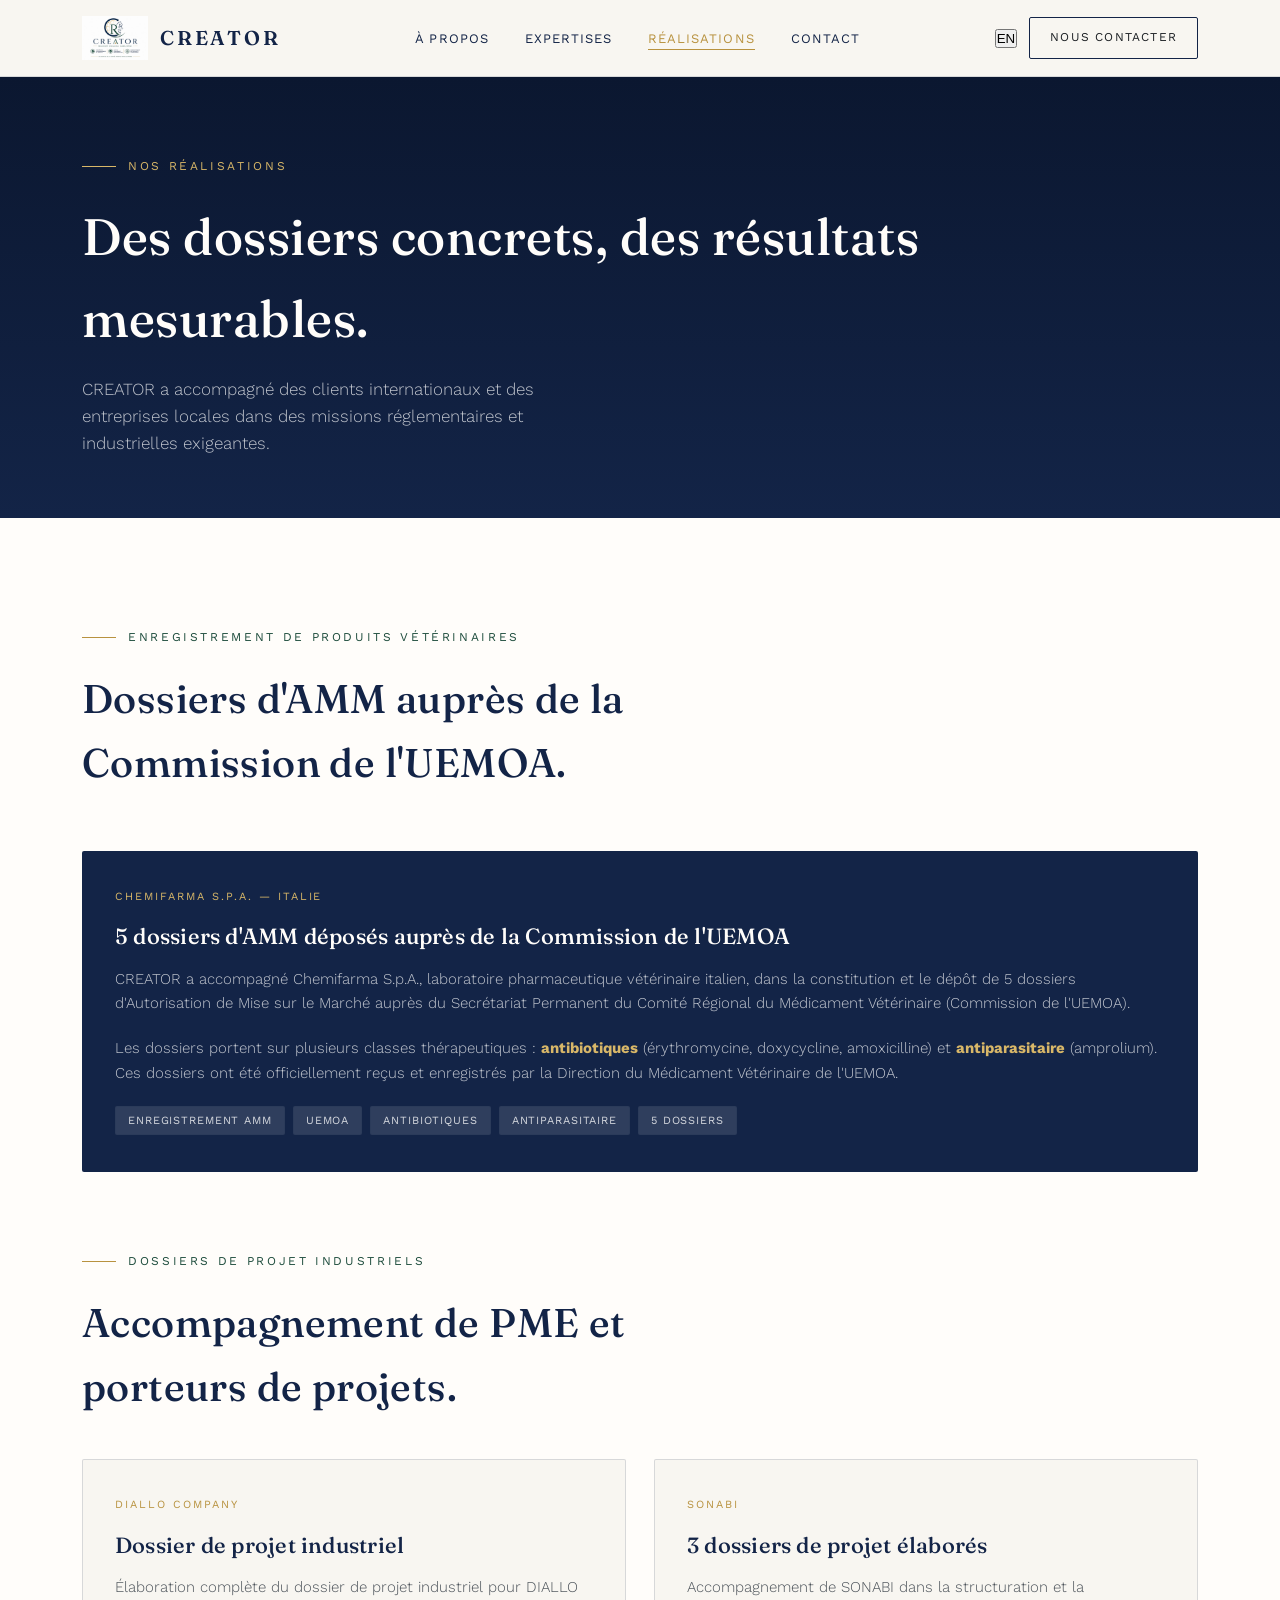
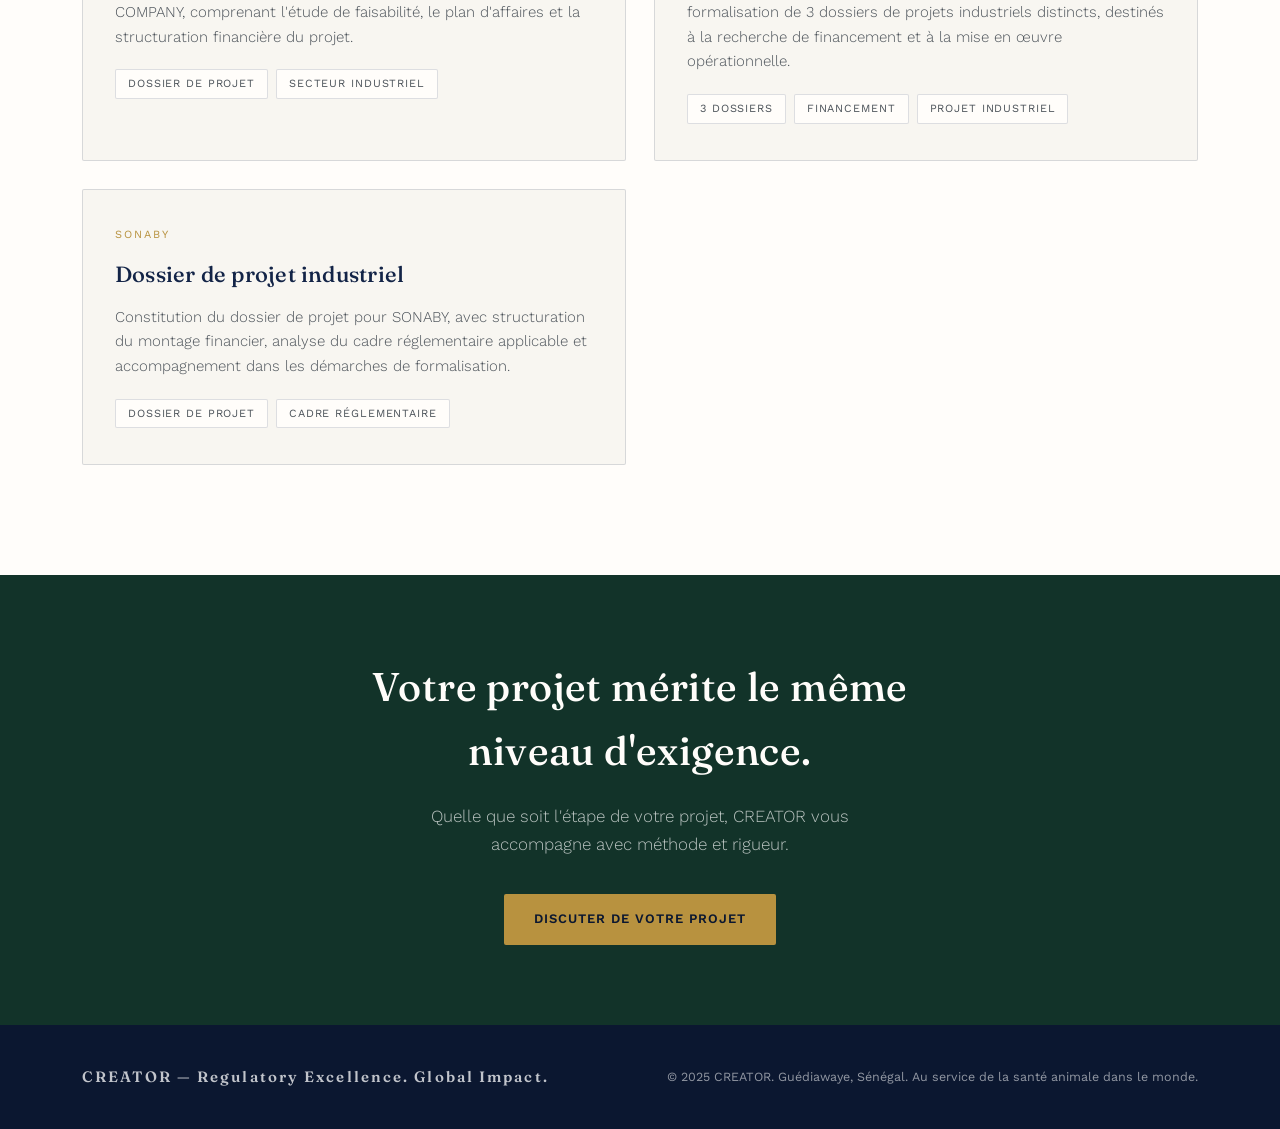
<file: realisations.html>
<!DOCTYPE html>
<html lang="fr">
<head>
<meta charset="UTF-8">
<meta name="viewport" content="width=device-width, initial-scale=1.0">
<title>Réalisations — CREATOR</title>
<meta name="description" content="Les réalisations de CREATOR : dossiers AMM Chemifarma, projets industriels DIALLO COMPANY, SONABI, SONABY.">
<link rel="stylesheet" href="style.css">
</head>
<body>
<header>
  <div class="nav-inner">
    <a href="index.html" class="brand"><img src="logo.jpeg" alt="Logo CREATOR"><span class="brand-name">CREATOR</span></a>
    <nav><ul>
      <li><a href="apropos.html" data-i18n="nav.about">À propos</a></li>
      <li><a href="expertises.html" data-i18n="nav.expertises">Expertises</a></li>
      <li><a href="realisations.html" class="active" data-i18n="nav.realisations">Réalisations</a></li>
      <li><a href="contact.html" data-i18n="nav.contact">Contact</a></li>
    </ul></nav>
    <div style="display:flex;align-items:center;gap:12px">
      <button class="lang-btn" onclick="i18n.toggle()">EN</button>
      <a href="contact.html" class="nav-cta" data-i18n="nav.cta">Nous contacter</a>
    </div>
    <button class="menu-toggle" onclick="document.getElementById('mobileNav').classList.toggle('open')">Menu</button>
  </div>
  <div class="mobile-nav" id="mobileNav">
    <a href="apropos.html" data-i18n="nav.about">À propos</a>
    <a href="expertises.html" data-i18n="nav.expertises">Expertises</a>
    <a href="realisations.html" data-i18n="nav.realisations">Réalisations</a>
    <a href="contact.html" data-i18n="nav.contact">Contact</a>
    <button class="lang-btn" onclick="i18n.toggle()" style="margin-top:12px;align-self:flex-start">EN</button>
  </div>
</header>

<section class="page-hero">
  <div class="wrap">
    <div class="kicker" data-i18n="re.kicker.hero">Nos réalisations</div>
    <h1 data-i18n="re.h1">Des dossiers concrets, des résultats mesurables.</h1>
    <p data-i18n="re.hero.p">CREATOR a accompagné des clients internationaux et des entreprises locales dans des missions réglementaires et industrielles exigeantes.</p>
  </div>
</section>

<section class="section realisations">
  <div class="wrap">
    <div class="kicker" data-i18n="re.kicker1">Enregistrement de produits vétérinaires</div>
    <h2 data-i18n="re.h2.1">Dossiers d'AMM auprès de la Commission de l'UEMOA.</h2>
    <div class="real-grid">
      <div class="real-card featured">
        <div class="real-client">Chemifarma S.p.A. — Italie</div>
        <h3 data-i18n="re.chemi.h3">5 dossiers d'AMM déposés auprès de la Commission de l'UEMOA</h3>
        <p class="real-desc" data-i18n="re.chemi.p1">CREATOR a accompagné Chemifarma S.p.A., laboratoire pharmaceutique vétérinaire italien, dans la constitution et le dépôt de 5 dossiers d'Autorisation de Mise sur le Marché auprès du Secrétariat Permanent du Comité Régional du Médicament Vétérinaire (Commission de l'UEMOA).</p>
        <p class="real-desc" data-i18n="re.chemi.p2">Les dossiers portent sur plusieurs classes thérapeutiques : <strong style="color:var(--gold-light)">antibiotiques</strong> (érythromycine, doxycycline, amoxicilline) et <strong style="color:var(--gold-light)">antiparasitaire</strong> (amprolium). Ces dossiers ont été officiellement reçus et enregistrés par la Direction du Médicament Vétérinaire de l'UEMOA.</p>
        <div class="real-tags">
          <span class="real-tag">Enregistrement AMM</span><span class="real-tag">UEMOA</span>
          <span class="real-tag">Antibiotiques</span><span class="real-tag">Antiparasitaire</span><span class="real-tag">5 dossiers</span>
        </div>
      </div>
    </div>
    <div style="margin-top:80px">
      <div class="kicker" data-i18n="re.kicker2">Dossiers de projet industriels</div>
      <h2 data-i18n="re.h2.2">Accompagnement de PME et porteurs de projets.</h2>
    </div>
    <div class="real-grid" style="margin-top:40px">
      <div class="real-card">
        <div class="real-client">DIALLO COMPANY</div>
        <h3 data-i18n="re.diallo.h3">Dossier de projet industriel</h3>
        <p class="real-desc" data-i18n="re.diallo.p">Élaboration complète du dossier de projet industriel pour DIALLO COMPANY, comprenant l'étude de faisabilité, le plan d'affaires et la structuration financière du projet.</p>
        <div class="real-tags"><span class="real-tag">Dossier de projet</span><span class="real-tag">Secteur industriel</span></div>
      </div>
      <div class="real-card">
        <div class="real-client">SONABI</div>
        <h3 data-i18n="re.sonabi.h3">3 dossiers de projet élaborés</h3>
        <p class="real-desc" data-i18n="re.sonabi.p">Accompagnement de SONABI dans la structuration et la formalisation de 3 dossiers de projets industriels distincts, destinés à la recherche de financement et à la mise en œuvre opérationnelle.</p>
        <div class="real-tags"><span class="real-tag">3 dossiers</span><span class="real-tag">Financement</span><span class="real-tag">Projet industriel</span></div>
      </div>
      <div class="real-card">
        <div class="real-client">SONABY</div>
        <h3 data-i18n="re.sonaby.h3">Dossier de projet industriel</h3>
        <p class="real-desc" data-i18n="re.sonaby.p">Constitution du dossier de projet pour SONABY, avec structuration du montage financier, analyse du cadre réglementaire applicable et accompagnement dans les démarches de formalisation.</p>
        <div class="real-tags"><span class="real-tag">Dossier de projet</span><span class="real-tag">Cadre réglementaire</span></div>
      </div>
    </div>
  </div>
</section>

<section class="section" style="background:var(--forest-deep); padding:80px 0;">
  <div class="wrap" style="text-align:center">
    <h2 style="color:var(--paper); max-width:580px; margin:0 auto 20px; font-family:'Fraunces',serif" data-i18n="re.cta.h2">Votre projet mérite le même niveau d'exigence.</h2>
    <p style="color:rgba(255,255,255,0.7); font-size:17px; font-weight:300; max-width:500px; margin:0 auto 36px" data-i18n="re.cta.p">Quelle que soit l'étape de votre projet, CREATOR vous accompagne avec méthode et rigueur.</p>
    <a href="contact.html" class="btn btn-primary" data-i18n="re.cta.btn">Discuter de votre projet</a>
  </div>
</section>

<footer><div class="wrap footer-inner">
  <span class="brand-name">CREATOR — Regulatory Excellence. Global Impact.</span>
  <p data-i18n="footer.copy">© 2025 CREATOR. Guédiawaye, Sénégal. Au service de la santé animale dans le monde.</p>
</div></footer>
<script src="i18n.js"></script>
</body>
</html>
</file>
<file: style.css>
@import url('https://fonts.googleapis.com/css2?family=Fraunces:ital,opsz,wght@0,9..144,400;0,9..144,500;0,9..144,600;1,9..144,400&family=Work+Sans:wght@300;400;500;600&display=swap');

:root {
  --navy: #132447;
  --navy-deep: #0b1730;
  --forest: #1c4b3b;
  --forest-deep: #123329;
  --gold: #b8923f;
  --gold-light: #d8b768;
  --cream: #f8f6f1;
  --paper: #fffdfa;
  --ink: #1a1e22;
  --ink-soft: #4a5158;
  --line: rgba(19,36,71,0.14);
}

*, *::before, *::after { box-sizing: border-box; margin: 0; padding: 0; }
html { scroll-behavior: smooth; }
body {
  font-family: 'Work Sans', sans-serif;
  color: var(--ink);
  background: var(--cream);
  line-height: 1.6;
  -webkit-font-smoothing: antialiased;
}
h1, h2, h3, .display {
  font-family: 'Fraunces', serif;
  font-weight: 500;
  letter-spacing: 0.01em;
}
a { color: inherit; text-decoration: none; }
img { max-width: 100%; display: block; }
.wrap { max-width: 1180px; margin: 0 auto; padding: 0 32px; }
@media(max-width:640px) { .wrap { padding: 0 20px; } }

/* ---------- HEADER ---------- */
header {
  position: sticky; top: 0; z-index: 100;
  background: rgba(248,246,241,0.95);
  backdrop-filter: blur(10px);
  border-bottom: 1px solid var(--line);
}
.nav-inner {
  display: flex; align-items: center; justify-content: space-between;
  padding: 16px 32px; max-width: 1180px; margin: 0 auto;
}
.brand { display: flex; align-items: center; gap: 12px; }
.brand img { height: 44px; width: auto; }
.brand-name { font-family: 'Fraunces', serif; font-size: 20px; letter-spacing: 0.14em; color: var(--navy); font-weight: 600; }
nav ul { list-style: none; display: flex; gap: 36px; }
nav a {
  font-size: 13px; letter-spacing: 0.08em; text-transform: uppercase;
  color: var(--navy); position: relative; padding-bottom: 4px;
}
nav a::after {
  content: ""; position: absolute; left: 0; bottom: 0;
  width: 0; height: 1px; background: var(--gold); transition: width 0.3s ease;
}
nav a:hover::after, nav a.active::after { width: 100%; }
nav a.active { color: var(--gold); }
.nav-cta {
  border: 1px solid var(--navy); padding: 10px 20px; border-radius: 2px;
  font-size: 12px; letter-spacing: 0.1em; text-transform: uppercase; white-space: nowrap;
}
.nav-cta:hover { background: var(--navy); color: var(--paper); }
.menu-toggle { display: none; background: none; border: 1px solid var(--navy); padding: 8px 14px; font-size: 13px; letter-spacing: .08em; text-transform: uppercase; cursor: pointer; }
.mobile-nav { display: none; flex-direction: column; gap: 0; background: var(--paper); border-top: 1px solid var(--line); padding: 16px 32px 24px; }
.mobile-nav a { padding: 12px 0; font-size: 14px; letter-spacing: 0.08em; text-transform: uppercase; color: var(--navy); border-bottom: 1px solid var(--line); }
.mobile-nav.open { display: flex; }
@media(max-width:900px) {
  nav ul { display: none; }
  .nav-cta { display: none; }
  .menu-toggle { display: block; }
}

/* ---------- HERO ---------- */
.hero {
  position: relative; overflow: hidden;
  background: linear-gradient(180deg, var(--navy-deep) 0%, var(--navy) 60%, #16305a 100%);
  color: var(--paper);
  padding: 110px 0 140px;
}
.hero::before {
  content: "";
  position: absolute; top: -30%; right: -10%;
  width: 700px; height: 700px; border-radius: 50%;
  background: radial-gradient(circle, rgba(184,146,63,0.16) 0%, transparent 70%);
}
.hero-inner { position: relative; z-index: 2; max-width: 760px; }
.eyebrow {
  display: flex; align-items: center; gap: 12px;
  font-size: 12px; letter-spacing: 0.22em; text-transform: uppercase;
  color: var(--gold-light); margin-bottom: 28px;
}
.eyebrow::before { content: ""; width: 34px; height: 1px; background: var(--gold-light); }
.hero h1 {
  font-size: clamp(38px, 5.4vw, 62px);
  line-height: 1.08; color: var(--paper); margin-bottom: 26px;
}
.hero h1 em { font-style: italic; color: var(--gold-light); }
.hero p { font-size: 18px; color: rgba(255,255,255,0.78); max-width: 560px; margin-bottom: 40px; font-weight: 300; }
.btn-row { display: flex; gap: 18px; flex-wrap: wrap; }
.btn {
  display: inline-flex; align-items: center; gap: 10px;
  padding: 15px 30px; font-size: 13px; letter-spacing: 0.08em; text-transform: uppercase;
  border-radius: 2px; transition: all 0.25s ease;
}
.btn-primary { background: var(--gold); color: var(--navy-deep); font-weight: 600; }
.btn-primary:hover { background: var(--gold-light); }
.btn-ghost { border: 1px solid rgba(255,255,255,0.4); color: var(--paper); }
.btn-ghost:hover { border-color: var(--gold-light); color: var(--gold-light); }
.hero-path {
  position: relative; z-index: 2; margin-top: 80px;
  display: flex; align-items: center;
  border-top: 1px solid rgba(255,255,255,0.16); padding-top: 36px;
}
.hero-path .step { flex: 1; display: flex; flex-direction: column; align-items: flex-start; gap: 10px; position: relative; padding-right: 20px; }
.hero-path .step:not(:last-child)::after {
  content: ""; position: absolute; top: 11px; right: 0; width: calc(100% - 40px); height: 1px;
  background: repeating-linear-gradient(90deg, rgba(216,183,104,0.55) 0 6px, transparent 6px 12px);
}
.hero-path .dot { width: 9px; height: 9px; border-radius: 50%; background: var(--gold-light); }
.hero-path .step span { font-size: 12px; letter-spacing: 0.06em; color: rgba(255,255,255,0.7); text-transform: uppercase; }
@media(max-width:800px) {
  .hero-path { flex-direction: column; align-items: flex-start; gap: 20px; }
  .hero-path .step::after { display: none; }
}

/* ---------- SPECIES STRIP ---------- */
.species-strip {
  background: var(--paper); padding: 56px 0;
  border-top: 1px solid var(--line); border-bottom: 1px solid var(--line);
}
.species-strip .wrap { display: flex; align-items: center; justify-content: space-between; flex-wrap: wrap; gap: 24px; }
.species-strip p { font-size: 13px; letter-spacing: 0.14em; text-transform: uppercase; color: var(--ink-soft); }
.species-tags { display: flex; gap: 28px; flex-wrap: wrap; }
.species-tags span { font-family: 'Fraunces', serif; font-style: italic; font-size: 17px; color: var(--navy); }

/* ---------- SECTIONS ---------- */
.section { padding: 110px 0; }
.section-tight { padding: 80px 0; }
.kicker {
  font-size: 12px; letter-spacing: 0.22em; text-transform: uppercase; color: var(--forest);
  display: flex; align-items: center; gap: 12px; margin-bottom: 20px;
}
.kicker::before { content: ""; width: 34px; height: 1px; background: var(--gold); }
.section h2 { font-size: clamp(28px, 3.4vw, 40px); color: var(--navy); max-width: 640px; margin-bottom: 22px; }
.lead { font-size: 17px; color: var(--ink-soft); max-width: 620px; font-weight: 300; }

/* ---------- ABOUT ---------- */
.about { background: var(--paper); }
.about-grid { display: grid; grid-template-columns: 1fr 1fr; gap: 70px; align-items: start; }
@media(max-width:860px) { .about-grid { grid-template-columns: 1fr; gap: 40px; } }
.stat-row { display: flex; gap: 50px; margin-top: 46px; flex-wrap: wrap; }
.stat b { display: block; font-family: 'Fraunces', serif; font-size: 34px; color: var(--forest); }
.stat span { font-size: 12px; letter-spacing: 0.06em; text-transform: uppercase; color: var(--ink-soft); }
.founder-card {
  margin-top: 40px; padding: 32px; background: var(--cream);
  border-left: 3px solid var(--gold); border-radius: 2px;
}
.founder-card .name { font-family: 'Fraunces', serif; font-size: 20px; color: var(--navy); margin-bottom: 4px; }
.founder-card .title { font-size: 13px; letter-spacing: 0.08em; text-transform: uppercase; color: var(--gold); margin-bottom: 12px; }
.founder-card p { font-size: 14.5px; color: var(--ink-soft); font-weight: 300; }

/* ---------- SERVICES ---------- */
.services { background: var(--cream); }
.service-list { display: flex; flex-direction: column; margin-top: 56px; border-top: 1px solid var(--line); }
.service-item {
  display: grid; grid-template-columns: 90px 1fr 1fr; gap: 40px;
  padding: 44px 0; border-bottom: 1px solid var(--line); align-items: start;
}
@media(max-width:860px) { .service-item { grid-template-columns: 1fr; gap: 14px; } }
.service-mark { font-family: 'Fraunces', serif; font-size: 15px; color: var(--gold); letter-spacing: 0.06em; }
.service-item h3 { font-size: 23px; color: var(--navy); font-weight: 500; }
.service-item p { color: var(--ink-soft); font-size: 15.5px; font-weight: 300; }
.service-item ul { margin-top: 14px; padding-left: 0; list-style: none; color: var(--ink-soft); font-size: 14.5px; }
.service-item li { padding-left: 16px; position: relative; margin-bottom: 7px; }
.service-item li::before { content: "—"; position: absolute; left: 0; color: var(--gold); }

/* ---------- REALISATIONS ---------- */
.realisations { background: var(--paper); }
.real-grid { display: grid; grid-template-columns: repeat(2, 1fr); gap: 28px; margin-top: 56px; }
@media(max-width:860px) { .real-grid { grid-template-columns: 1fr; } }
.real-card {
  background: var(--cream); border: 1px solid var(--line);
  padding: 36px 32px; border-radius: 2px;
  transition: box-shadow 0.25s ease, transform 0.25s ease;
}
.real-card:hover { box-shadow: 0 8px 32px rgba(19,36,71,0.10); transform: translateY(-3px); }
.real-card.featured { background: var(--navy); color: var(--paper); grid-column: 1 / -1; }
.real-card.featured .real-client { color: var(--gold-light); }
.real-card.featured .real-desc { color: rgba(255,255,255,0.75); }
.real-card.featured .real-tag { background: rgba(255,255,255,0.12); color: rgba(255,255,255,0.8); }
.real-client { font-size: 11px; letter-spacing: 0.18em; text-transform: uppercase; color: var(--gold); margin-bottom: 14px; }
.real-card h3 { font-family: 'Fraunces', serif; font-size: 22px; color: var(--navy); margin-bottom: 12px; font-weight: 500; }
.real-card.featured h3 { color: var(--paper); }
.real-desc { font-size: 15px; color: var(--ink-soft); font-weight: 300; line-height: 1.65; margin-bottom: 20px; }
.real-tags { display: flex; flex-wrap: wrap; gap: 8px; }
.real-tag {
  font-size: 11px; letter-spacing: 0.08em; text-transform: uppercase;
  padding: 5px 12px; background: var(--paper); border: 1px solid var(--line);
  color: var(--ink-soft); border-radius: 2px;
}

/* ---------- APPROACH ---------- */
.approach { background: var(--forest-deep); color: var(--paper); }
.approach .kicker { color: var(--gold-light); }
.approach .kicker::before { background: var(--gold-light); }
.approach h2 { color: var(--paper); }
.approach .lead { color: rgba(255,255,255,0.75); }
.value-grid { display: grid; grid-template-columns: repeat(4,1fr); gap: 1px; margin-top: 56px; background: rgba(255,255,255,0.14); }
@media(max-width:900px) { .value-grid { grid-template-columns: repeat(2,1fr); } }
.value-cell { background: var(--forest-deep); padding: 36px 30px; }
.value-cell b { display: block; font-family: 'Fraunces', serif; font-size: 19px; margin-bottom: 10px; color: var(--gold-light); }
.value-cell p { font-size: 14px; color: rgba(255,255,255,0.68); font-weight: 300; }

/* ---------- CONTACT ---------- */
.contact { background: linear-gradient(180deg, var(--navy) 0%, var(--navy-deep) 100%); color: var(--paper); }
.contact-grid { display: grid; grid-template-columns: 1fr 1fr; gap: 70px; }
@media(max-width:860px) { .contact-grid { grid-template-columns: 1fr; } }
.contact h2 { color: var(--paper); }
.contact .kicker { color: var(--gold-light); }
.contact .kicker::before { background: var(--gold-light); }
.contact .lead { color: rgba(255,255,255,0.72); margin-bottom: 36px; }
.contact-info div { margin-bottom: 22px; }
.contact-info span { display: block; font-size: 11px; letter-spacing: 0.14em; text-transform: uppercase; color: var(--gold-light); margin-bottom: 6px; }
.contact-info a, .contact-info p { font-size: 16px; color: var(--paper); font-weight: 300; }
.contact-info a:hover { color: var(--gold-light); }

form { display: flex; flex-direction: column; gap: 18px; }
.field { display: flex; flex-direction: column; gap: 8px; }
.field label { font-size: 11px; letter-spacing: 0.1em; text-transform: uppercase; color: rgba(255,255,255,0.55); }
.field input, .field textarea, .field select {
  background: rgba(255,255,255,0.06); border: 1px solid rgba(255,255,255,0.22); color: var(--paper);
  padding: 13px 14px; font-family: 'Work Sans', sans-serif; font-size: 14.5px; border-radius: 2px;
}
.field input:focus, .field textarea:focus, .field select:focus { outline: none; border-color: var(--gold-light); }
.field textarea { resize: vertical; min-height: 100px; }
.field select option { background: var(--navy); }
.submit-btn {
  margin-top: 6px; align-self: flex-start;
  background: var(--gold); color: var(--navy-deep); font-weight: 600;
  padding: 15px 32px; border: none; font-size: 13px; letter-spacing: 0.08em; text-transform: uppercase;
  border-radius: 2px; cursor: pointer; transition: background 0.25s ease;
}
.submit-btn:hover { background: var(--gold-light); }
.form-success {
  display: none; padding: 16px 20px; background: rgba(28,75,59,0.4);
  border: 1px solid var(--gold-light); border-radius: 2px;
  color: var(--gold-light); font-size: 14px; letter-spacing: 0.04em;
}
.form-success.show { display: block; }

/* ---------- PAGE HERO (inner pages) ---------- */
.page-hero {
  background: linear-gradient(180deg, var(--navy-deep) 0%, var(--navy) 100%);
  color: var(--paper); padding: 80px 0 60px;
}
.page-hero .kicker { color: var(--gold-light); }
.page-hero .kicker::before { background: var(--gold-light); }
.page-hero h1 { font-size: clamp(32px, 4vw, 52px); color: var(--paper); margin-bottom: 16px; }
.page-hero p { font-size: 17px; color: rgba(255,255,255,0.72); max-width: 540px; font-weight: 300; }

/* ---------- FOOTER ---------- */
footer { background: var(--navy-deep); color: rgba(255,255,255,0.55); padding: 40px 0; }
.footer-inner { display: flex; justify-content: space-between; align-items: center; flex-wrap: wrap; gap: 16px; }
.footer-inner .brand-name { color: rgba(255,255,255,0.75); font-size: 15px; }
footer p { font-size: 12.5px; }

/* focus & motion */
a:focus-visible, button:focus-visible, input:focus-visible, textarea:focus-visible { outline: 2px solid var(--gold); outline-offset: 2px; }
@media (prefers-reduced-motion: reduce) { html { scroll-behavior: auto; } * { transition: none !important; } }
</file>
